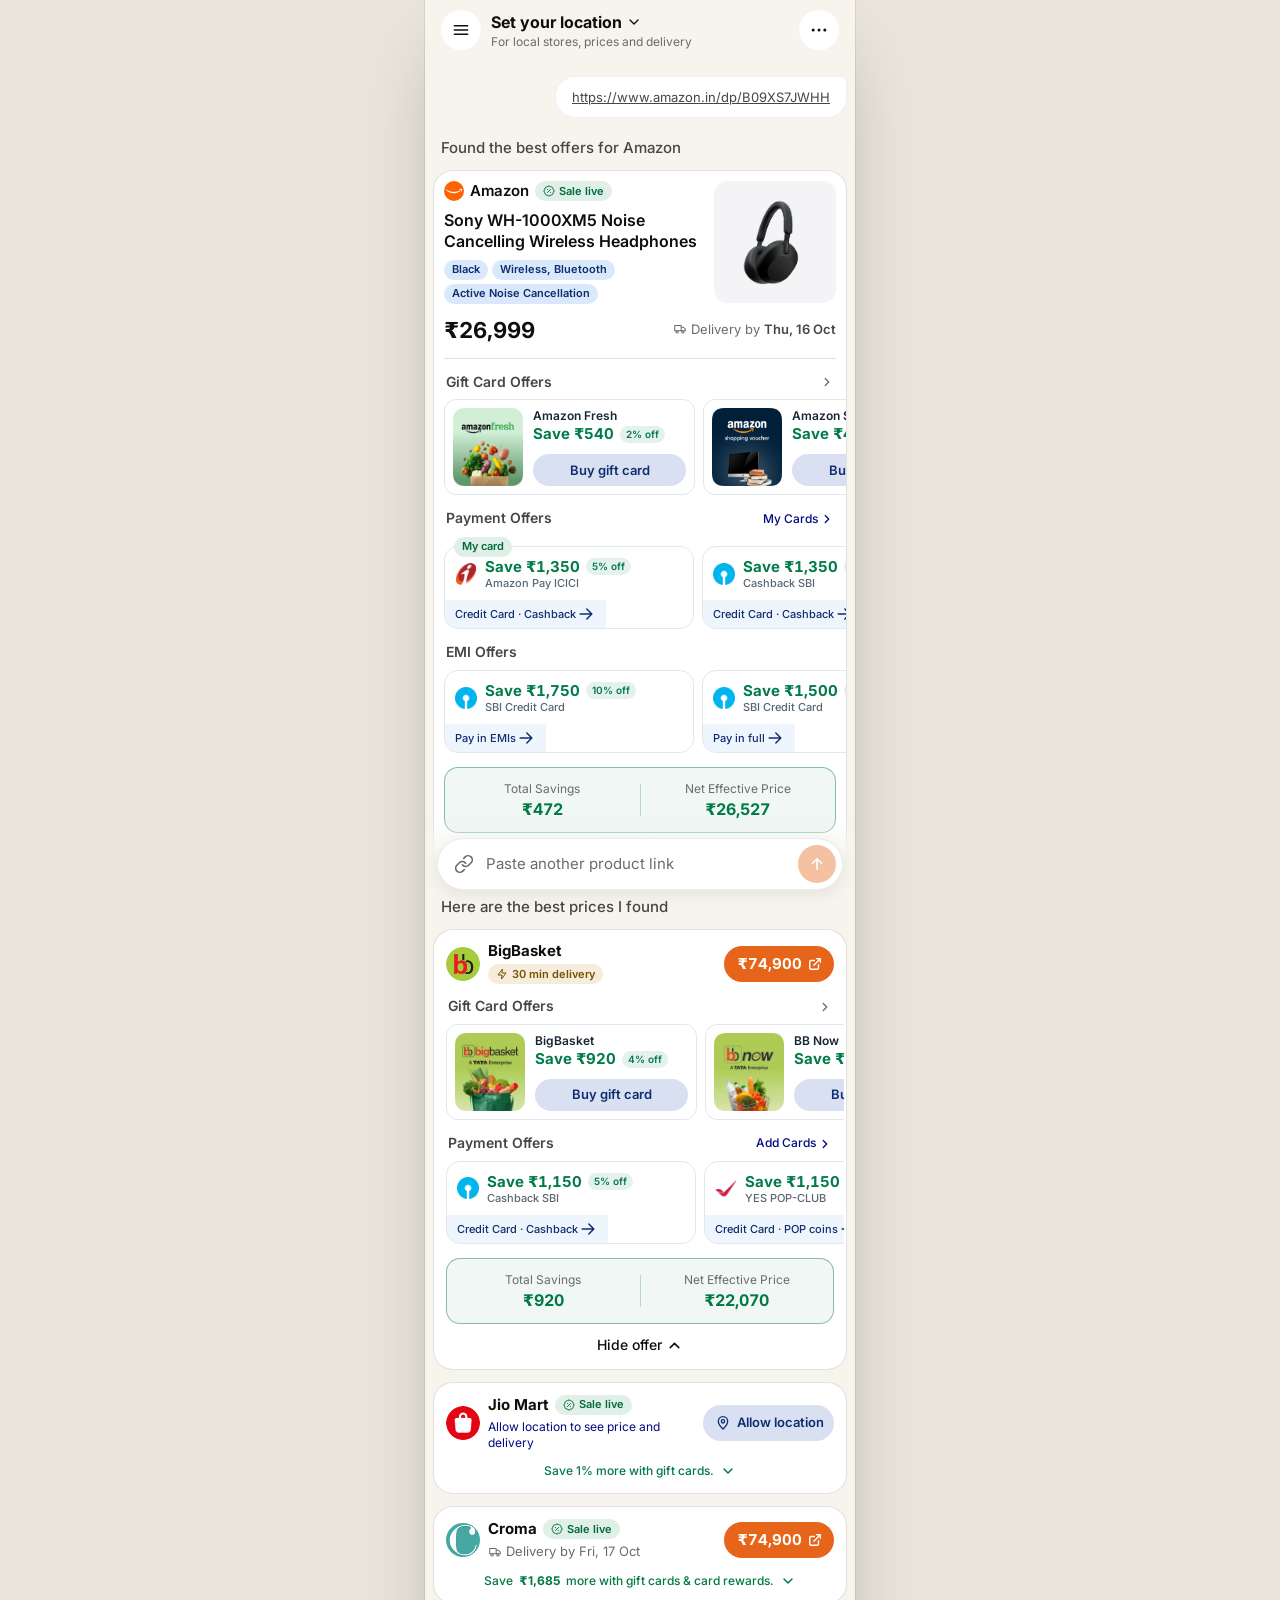
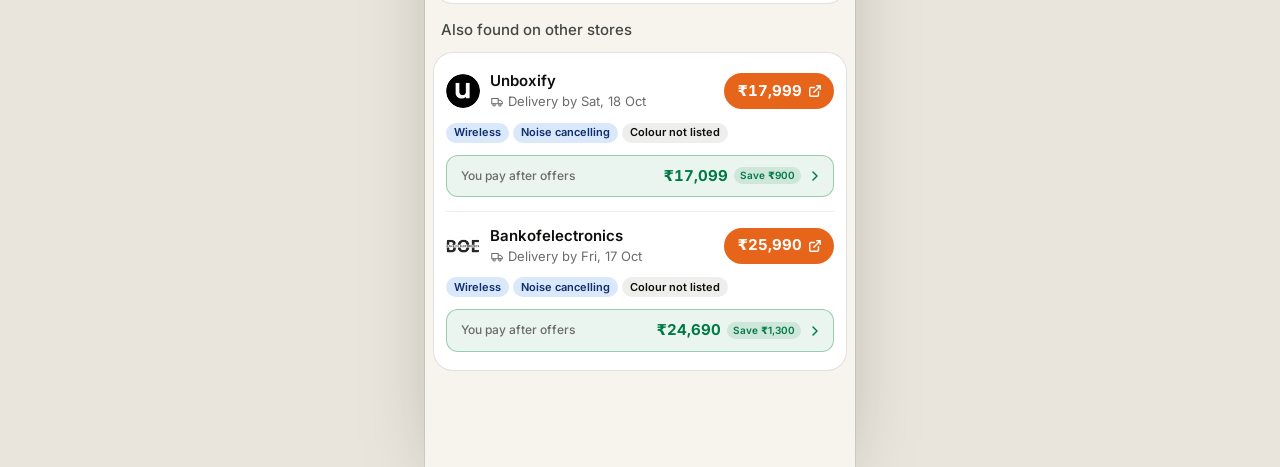
<file: index.html>
<!doctype html><meta charset="utf-8"><title>Save8</title><meta http-equiv="refresh" content="0; url=save8-local/redesign/results-v5.html"><a href="save8-local/redesign/results-v5.html">Open the page</a>
</file>
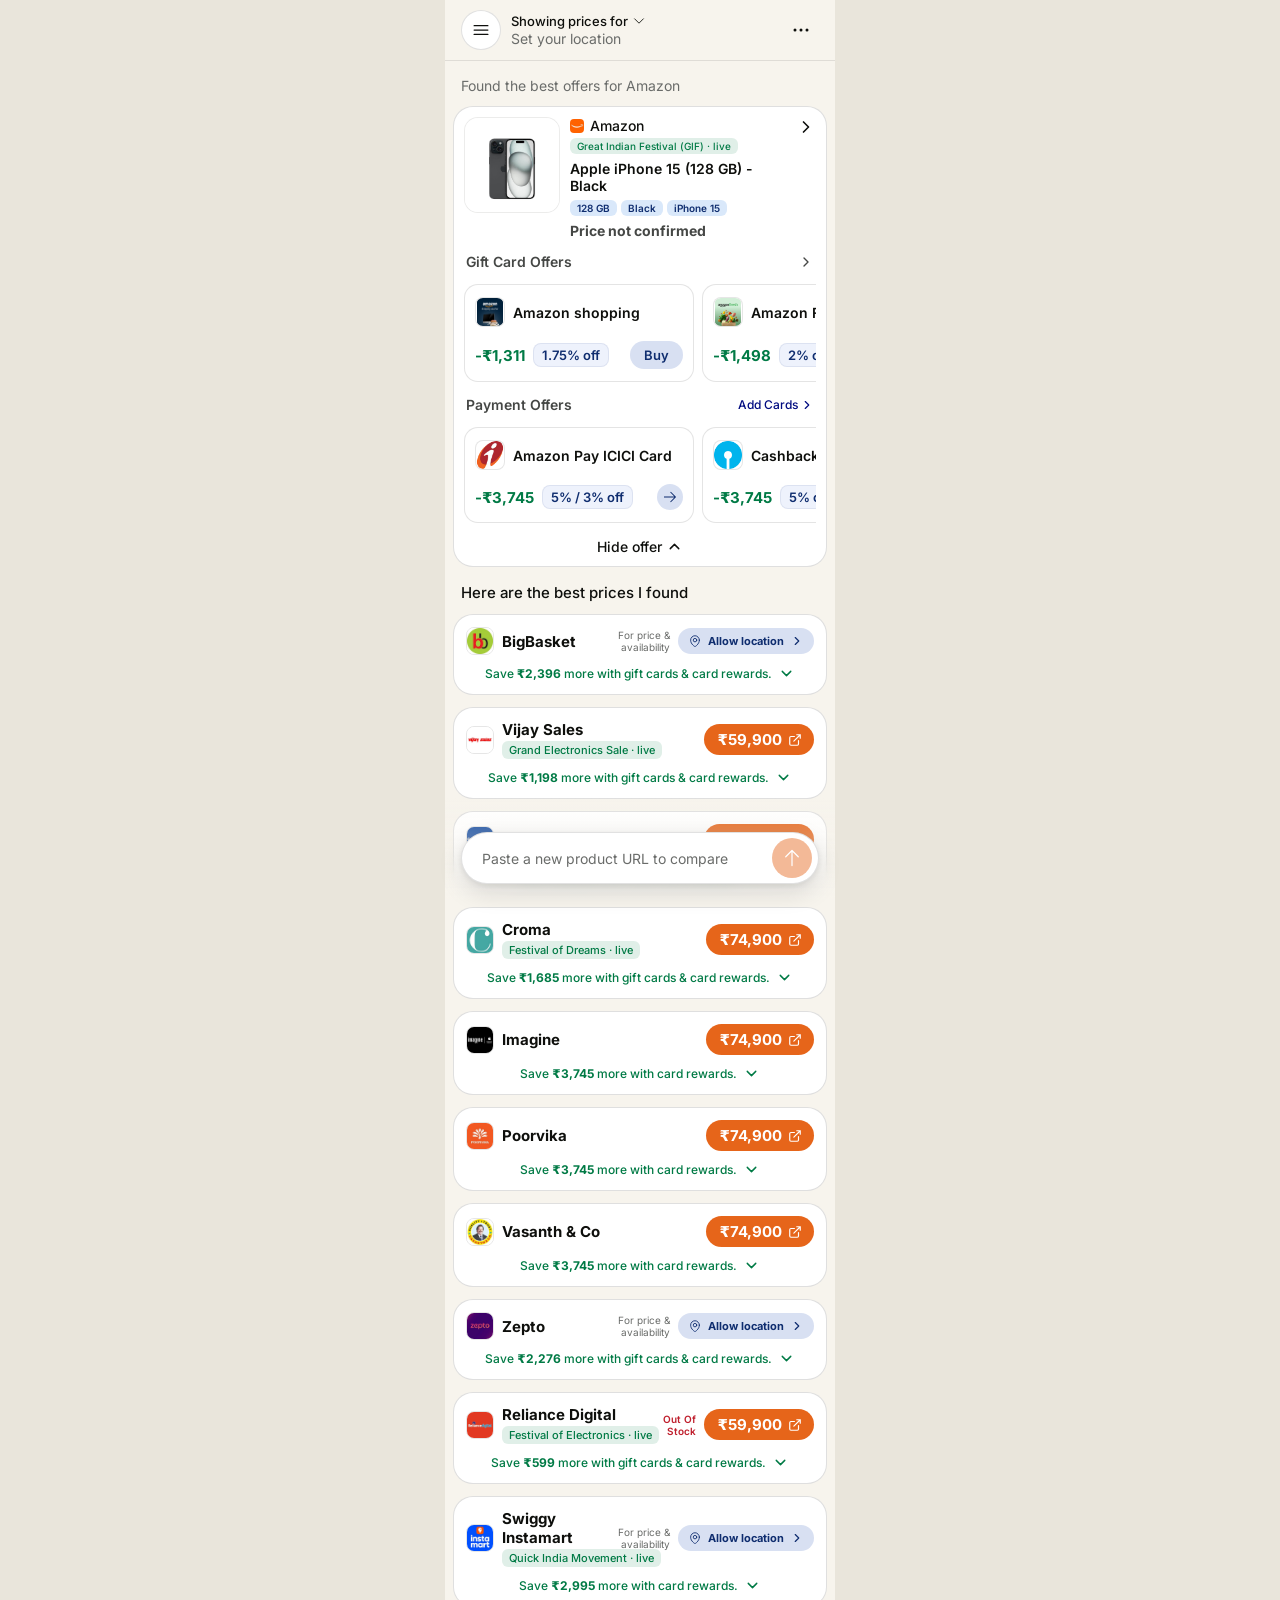
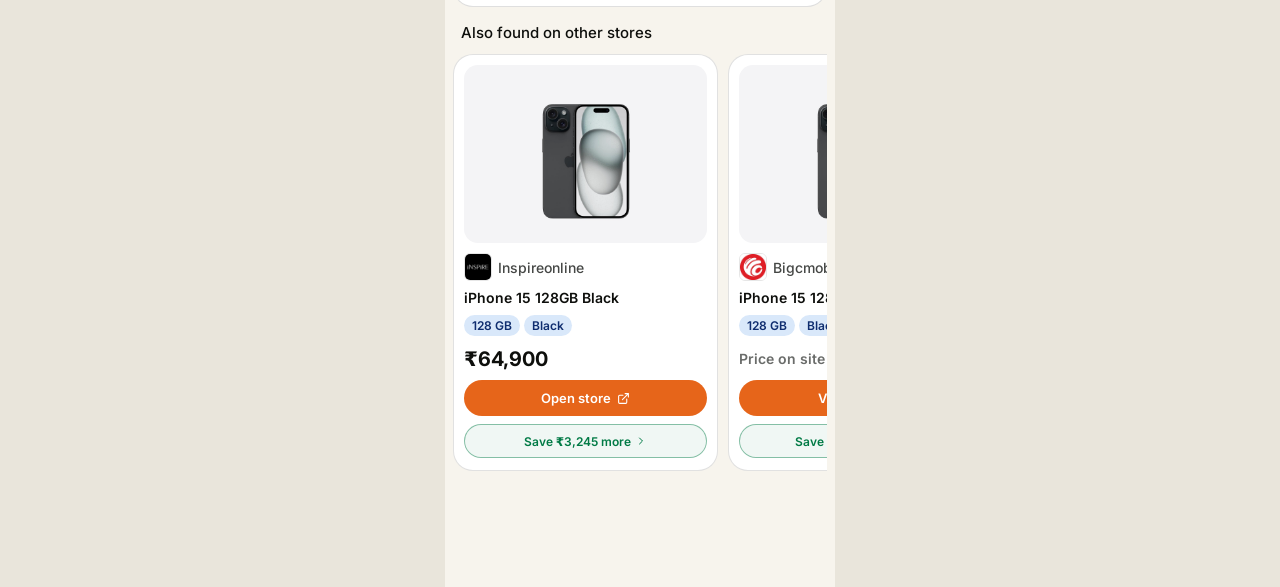
<file: save8-local/redesign/results-2.html>
<!doctype html>
<html lang="en">
<head>
<meta charset="utf-8">
<meta name="viewport" content="width=device-width,initial-scale=1">
<meta name="robots" content="noindex,nofollow">
<title>Results 2 · Save8</title>
<style>
@font-face{font-family:Inter;src:url(../samples/04-agentic/shared/assets/inter.woff2) format("woff2");font-weight:100 900;font-display:swap}
:root{
  --page:#F7F4ED; --surface:#fff; --photo:#F4F4F6; --ink:#0E0F0C; --body:#454745; --muted:#6A6C6A;
  --border:rgba(14,15,12,.12); --green:#007A45; --orange:#E6651A;
  --chip:#D9E8FA; --chip-ink:#0F2D6F; --btn2:#D8E0F2; --link:#000B80;
  --warn:#8A5A00; --red:#BF1E2C;
}
*{box-sizing:border-box;margin:0}
body{background:#e9e5db;font-family:Inter,system-ui,sans-serif;color:var(--ink);-webkit-font-smoothing:antialiased}
.phone{width:390px;max-width:100%;margin:0 auto;background:var(--page);min-height:100vh;position:relative;padding-bottom:96px}
svg.i{display:block;flex:none}
button{font:inherit;border:0;cursor:pointer;color:inherit;background:none}
.hdr{display:flex;align-items:center;gap:10px;padding:10px 16px;border-bottom:1px solid rgba(14,15,12,.1);background:var(--page);min-height:61px}
.menu{width:40px;height:40px;border-radius:999px;background:#fff;border:1px solid var(--border);display:grid;place-items:center}
.loc{flex:1;min-width:0;display:flex;flex-direction:column;gap:1px}
.loc b{font-weight:500;font-size:13px;display:flex;gap:4px;align-items:center}
.loc span{font-size:14px;color:var(--muted)}
.content{padding:12px 8px 20px;display:flex;flex-direction:column;gap:12px}
.h-sm{padding:4px 8px 0;font-size:14px;color:var(--muted)}
.h-md{padding:4px 8px 0;font-size:15px;font-weight:500}
.card{background:#fff;border:1px solid rgba(14,15,12,.13);border-radius:20px}
.po{padding:10px;display:flex;flex-direction:column;gap:14px}
.prod{display:flex;gap:10px;align-items:flex-start}
.prod .img{width:96px;height:96px;border-radius:14px;border:1px solid rgba(14,15,12,.08);overflow:hidden;flex:none;background:#fff}
.prod .img img{width:100%;height:100%;object-fit:contain}
.prod .info{flex:1;min-width:0;display:flex;flex-direction:column;gap:6px}
.store-row{display:flex;flex-wrap:wrap;gap:4px 6px;align-items:center;font-size:14px;font-weight:500}
.store-row img{width:14px;height:14px;border-radius:4px}
.pill{background:rgba(0,122,69,.12);color:var(--green);font-size:10px;font-weight:500;padding:2px 7px;border-radius:6px;white-space:nowrap}
.pill.lg{font-size:11px;width:fit-content}
.ptitle{font-weight:600;font-size:14px}
.chips{display:flex;gap:4px;flex-wrap:wrap}
.chip{background:var(--chip);color:var(--chip-ink);font-size:10px;font-weight:600;padding:2px 7px;border-radius:6px}
.pnc{font-weight:700;font-size:14px;color:var(--body)}
.sec{display:flex;justify-content:space-between;align-items:center;padding:0 2px;font-weight:600;font-size:14px;color:var(--body)}
.sec .lnk{display:flex;align-items:center;gap:2px;font-weight:500;font-size:12px;color:var(--link)}
.rail{display:flex;gap:8px;overflow-x:auto;scrollbar-width:none}
.rail::-webkit-scrollbar{display:none}
.tile{flex:none;width:230px;border:1px solid rgba(14,15,12,.11);border-radius:14px;padding:12px 10px;display:flex;flex-direction:column;gap:14px;background:#fff}
.tile .top{display:flex;gap:8px;align-items:center;font-weight:600;font-size:14px}
.tile .top img{width:30px;height:30px;border-radius:8px;border:1px solid rgba(14,15,12,.1);object-fit:contain;background:#fff}
.tile .bot{display:flex;justify-content:space-between;align-items:center;color:var(--green);font-weight:600;font-size:13px}
.rate{display:flex;align-items:center;gap:8px}.rate b{font-weight:700;font-size:15px}.rate i{font-style:normal;font-size:13px;font-weight:600;background:#EEF2FC;color:var(--chip-ink);padding:3px 8px;border-radius:8px;border:1px solid rgba(15,45,111,.08)}
.buy{background:var(--btn2);color:var(--chip-ink);font-weight:600;font-size:13px;padding:6px 14px;border-radius:999px}
.arrow{background:var(--btn2);color:var(--chip-ink);width:26px;height:26px;border-radius:999px;display:grid;place-items:center}
.arrow svg{transform:rotate(90deg)}
.hide{display:flex;justify-content:center;align-items:center;gap:4px;font-weight:500;font-size:14px}
.lc{padding:12px;display:flex;flex-direction:column;gap:10px}
.lc .top{display:flex;gap:8px;align-items:center}
.lc .top>img{width:28px;height:28px;border-radius:8px;border:1px solid rgba(14,15,12,.1);object-fit:cover}
.lc .name{flex:1;min-width:0;display:flex;flex-direction:column;gap:2px;align-items:flex-start}
.lc .name b{font-size:15px;font-weight:700;max-width:100%}
.pbtn{background:var(--orange);color:#fff;font-weight:700;font-size:15px;padding:6px 12px 6px 14px;border-radius:999px;display:flex;gap:6px;align-items:center}
.right{display:flex;gap:8px;align-items:center}
.oos{color:var(--red);font-size:10px;font-weight:600;text-align:right;line-height:1.2}
.hint{flex:none;font-size:10px;color:var(--muted);text-align:right;line-height:1.2}
.allow{background:var(--btn2);color:var(--chip-ink);font-weight:700;font-size:11px;padding:6px 10px;border-radius:999px;display:flex;gap:6px;align-items:center}
.save{display:flex;gap:6px;justify-content:center;align-items:center;color:var(--green);font-size:12px;font-weight:500}
.save b{font-weight:700}
.hdr2{display:flex;justify-content:space-between;align-items:center;padding:4px 8px 0}
.hdr2 .lnk{display:flex;align-items:center;gap:2px;color:var(--link);font-weight:600;font-size:13px}
.car{display:flex;gap:10px;overflow-x:auto;padding-right:16px;align-items:stretch;scroll-snap-type:x proximity;scrollbar-width:none}
.car::-webkit-scrollbar{display:none}
.sc{flex:none;width:265px;scroll-snap-align:start;background:#fff;border:1px solid var(--border);border-radius:20px;padding:10px 10px 12px;display:flex;flex-direction:column;gap:8px}
.sc .ph{height:178px;border-radius:14px;background:var(--photo);flex:none}
.sc .ph img{width:100%;height:100%;object-fit:contain;mix-blend-mode:multiply;border-radius:14px}
.sc .st{display:flex;gap:6px;align-items:center;padding-top:2px;font-size:14px;font-weight:500;color:var(--body)}
.sc .st img{width:28px;height:28px;border-radius:6px;border:1px solid rgba(14,15,12,.1);object-fit:cover}
.sc .st span{overflow:hidden;text-overflow:ellipsis;white-space:nowrap;min-width:0}
.sc .nm{font-weight:600;font-size:14px;line-height:18px;height:36px;overflow:hidden;display:-webkit-box;-webkit-line-clamp:2;-webkit-box-orient:vertical}
.specs{display:flex;flex-wrap:wrap;gap:4px}
.sp{font-size:12px;font-weight:600;padding:3px 8px;border-radius:999px;background:var(--chip);color:var(--chip-ink)}
.sp.warn{background:rgba(184,124,0,.12);color:var(--warn)}
.sp.red{background:rgba(191,30,44,.1);color:var(--red)}
.sp.miss{background:rgba(14,15,12,.06);color:var(--muted);font-weight:500}
.pr{padding-top:2px;font-weight:700;font-size:20px}
.sc .nm{height:auto} /* titles take only the lines they need (still max 2) */
.sc .pr{margin-top:auto;line-height:26px} /* equal-height cards: price and buttons sit at the bottom */
.sc .cta{height:36px;padding-top:0;padding-bottom:0}
.sc .sv{height:34px;padding-top:0;padding-bottom:0}
.pr.soft{font-weight:600;font-size:14px;color:var(--muted)}
.pr.off{color:var(--muted)}
.pr.wrong{text-decoration:line-through;color:var(--muted)}
.cta{display:flex;gap:6px;align-items:center;justify-content:center;padding:10px;border-radius:999px;background:var(--orange);color:#fff;font-weight:600;font-size:13px}
.cta.grey{background:transparent;border:1px solid var(--border);color:var(--body)}
.cta.loc2{background:var(--btn2);color:var(--chip-ink)}
.oc{flex:none;width:313px;scroll-snap-align:start;background:#fff;border:1px solid rgba(14,15,12,.13);border-radius:20px;padding:10px;display:flex;flex-direction:column;gap:14px}
.oc .ph{aspect-ratio:1;border-radius:14px;background:var(--photo)}
.oc .ph img{width:100%;height:100%;object-fit:contain;mix-blend-mode:multiply;border-radius:14px}
.oc .info{display:flex;flex-direction:column;gap:6px;margin-top:-4px}
.oc .store-row{gap:8px}
.oc .store-row img{width:28px;height:28px;border-radius:7px;border:1px solid rgba(14,15,12,.1);object-fit:cover;flex:none}
.oc .store-row span{overflow:hidden;text-overflow:ellipsis;white-space:nowrap}
.oc .sp{font-size:10px;padding:2px 7px;border-radius:6px}
.oc .pr{padding-top:0;font-size:18px;line-height:24px}
.oc .pr.soft{font-size:14px;line-height:24px;color:var(--body)}
.oc .pr.wrong{color:var(--warn)}
.oc .cta{font-size:14px}
.oc .tile .bot .pct{font-weight:600;font-size:13px}
.save,.sv{cursor:pointer}
.sv{display:flex;gap:4px;align-items:center;justify-content:center;padding:8px;border-radius:999px;background:rgba(0,122,69,.06);border:1px solid rgba(0,122,69,.45);color:var(--green);font-weight:600;font-size:12px}
.sheet-bd{position:fixed;inset:0;background:rgba(14,15,12,.4);opacity:0;pointer-events:none;transition:opacity .25s;z-index:20}
.sheet{position:fixed;bottom:0;left:50%;width:min(390px,100%);max-height:86vh;background:var(--page);border-radius:24px 24px 0 0;transform:translate(-50%,100%);transition:transform .3s cubic-bezier(.2,.8,.2,1);z-index:21;display:flex;flex-direction:column;box-shadow:0 -8px 32px rgba(14,15,12,.18)}
body.sheet-open .sheet-bd{opacity:1;pointer-events:auto}
body.sheet-open .sheet{transform:translate(-50%,0)}
body.sheet-open{overflow:hidden}
.sheet .grab{width:40px;height:4px;border-radius:99px;background:rgba(14,15,12,.2);margin:10px auto 0;flex:none}
.sheet .sh-head{display:flex;align-items:center;gap:10px;padding:14px 16px 12px}
.sheet .sh-head img{width:36px;height:36px;border-radius:10px;border:1px solid rgba(14,15,12,.1);object-fit:cover}
.sheet .sh-head div{flex:1;min-width:0}
.sheet .sh-head b{display:block;font-size:16px;font-weight:700}
.sheet .sh-head span{font-size:13px;color:var(--muted)}
.sheet .x{width:32px;height:32px;border-radius:99px;background:#fff;border:1px solid var(--border);display:grid;place-items:center}
.sheet .sh-body{overflow-y:auto;padding:0 16px 24px;display:flex;flex-direction:column;gap:10px}
.sheet h3{font-size:14px;font-weight:600;color:var(--body);margin:6px 2px 0}
.offer{display:flex;align-items:center;gap:10px;background:#fff;border:1px solid rgba(14,15,12,.11);border-radius:14px;padding:10px 12px}
.offer img,.offer .ltr{width:34px;height:34px;border-radius:9px;border:1px solid rgba(14,15,12,.1);object-fit:contain;background:#fff;flex:none}
.offer .ltr{display:grid;place-items:center;font-weight:700;font-size:13px;color:var(--chip-ink);background:var(--chip)}
.offer .t{flex:1;min-width:0;font-weight:600;font-size:14px}
.offer .t small{display:block;margin-top:3px;font-size:12px;font-weight:400;color:var(--muted)}
.offer .amt{display:flex;flex-direction:column;align-items:flex-end;gap:3px;color:var(--green);font-weight:700;font-size:15px}
.offer .amt i{font-style:normal;font-size:12px;font-weight:600;background:#EEF2FC;color:var(--chip-ink);padding:2px 7px;border-radius:7px;border:1px solid rgba(15,45,111,.08)}
.sheet .note{font-size:11px;color:var(--muted);margin:2px 2px 0}
.pblur{position:fixed;bottom:0;left:50%;transform:translateX(-50%);width:min(390px,100%);height:120px;pointer-events:none}
.pblur i{position:absolute;inset:0}
.pblur i:nth-child(1){backdrop-filter:blur(.5px);-webkit-backdrop-filter:blur(.5px);mask-image:linear-gradient(to top,#000 0,#000 25%,transparent 50%);-webkit-mask-image:linear-gradient(to top,#000 0,#000 25%,transparent 50%)}
.pblur i:nth-child(2){backdrop-filter:blur(1.5px);-webkit-backdrop-filter:blur(1.5px);mask-image:linear-gradient(to top,#000 0,#000 18%,transparent 40%);-webkit-mask-image:linear-gradient(to top,#000 0,#000 18%,transparent 40%)}
.pblur i:nth-child(3){backdrop-filter:blur(4px);-webkit-backdrop-filter:blur(4px);mask-image:linear-gradient(to top,#000 0,#000 12%,transparent 32%);-webkit-mask-image:linear-gradient(to top,#000 0,#000 12%,transparent 32%)}
.pblur i:nth-child(4){backdrop-filter:blur(8px);-webkit-backdrop-filter:blur(8px);mask-image:linear-gradient(to top,#000 0,#000 8%,transparent 22%);-webkit-mask-image:linear-gradient(to top,#000 0,#000 8%,transparent 22%)}
.pblur::after{content:"";position:absolute;inset:0;background:linear-gradient(to top,rgba(247,244,237,.75),rgba(247,244,237,0) 85%)}
.dock{position:fixed;bottom:16px;left:50%;transform:translateX(-50%);width:calc(min(390px,100%) - 32px);height:52px;padding:0 6px 0 18px;display:flex;gap:8px;align-items:center;background:#fff;border:1px solid var(--border);border-radius:999px;box-shadow:0 8px 24px rgba(14,15,12,.14),0 2px 6px rgba(14,15,12,.08)}
.dock input{flex:1;min-width:0;height:100%;border:0;background:transparent;font:14px Inter,sans-serif;color:var(--ink);outline:none}
.dock input::placeholder{color:var(--muted)}
.dock button{flex:none;width:40px;height:40px;border-radius:999px;background:var(--orange);color:#fff;display:grid;place-items:center;opacity:.45}
.dock input:not(:placeholder-shown)+button{opacity:1}
</style>
</head>
<body>
<div class="phone" id="app"></div>
<script>
const A = "../../save8-assets/";
const ICONS = {"card-offer-arrow": "<svg xmlns=\"http://www.w3.org/2000/svg\" width=\"12.2287\" height=\"13.714\" viewBox=\"0 0 12.2287 13.714\" fill=\"none\"><path d=\"M12.2287 5.8853L6.51333 0.1713C6.46172 0.117166 6.39966 0.0740715 6.3309 0.0446268C6.26215 0.0151821 6.18813 0 6.11333 0C6.03854 0 5.96452 0.0151821 5.89577 0.0446268C5.82701 0.0740715 5.76495 0.117166 5.71333 0.1713L0 5.8853L0.8 6.6853L5.54267 1.94263V13.714H6.686V1.9433L11.4287 6.68597L12.2287 5.8853Z\" fill=\"currentColor\"/></svg>", "chevron-down-thin": "<svg xmlns=\"http://www.w3.org/2000/svg\" fill=\"none\" viewBox=\"0 0 24 24\" stroke-width=\"1.5\" stroke=\"currentColor\"><path stroke-linecap=\"round\" stroke-linejoin=\"round\" d=\"m19.5 8.25-7.5 7.5-7.5-7.5\"/></svg>", "chevron-down": "<svg xmlns=\"http://www.w3.org/2000/svg\" viewBox=\"0 0 24 24\" fill=\"none\"><path d=\"M6 9l6 6 6-6\" stroke=\"currentColor\" stroke-width=\"2\" stroke-linecap=\"round\" stroke-linejoin=\"round\"/></svg>", "chevron-right-thin": "<svg xmlns=\"http://www.w3.org/2000/svg\" fill=\"none\" viewBox=\"0 0 24 24\" stroke-width=\"1.5\" stroke=\"currentColor\"><path stroke-linecap=\"round\" stroke-linejoin=\"round\" d=\"m8.25 4.5 7.5 7.5-7.5 7.5\"/></svg>", "chevron-right": "<svg xmlns=\"http://www.w3.org/2000/svg\" viewBox=\"0 0 24 24\" fill=\"none\"><path d=\"M9 6l6 6-6 6\" stroke=\"currentColor\" stroke-width=\"2\" stroke-linecap=\"round\" stroke-linejoin=\"round\"/></svg>", "chevron-up": "<svg xmlns=\"http://www.w3.org/2000/svg\" viewBox=\"0 0 24 24\" fill=\"none\"><path d=\"M6 15l6-6 6 6\" stroke=\"currentColor\" stroke-width=\"2\" stroke-linecap=\"round\" stroke-linejoin=\"round\"/></svg>", "close": "<svg xmlns=\"http://www.w3.org/2000/svg\" fill=\"none\" viewBox=\"0 0 24 24\" stroke-width=\"1.5\" stroke=\"currentColor\"><path stroke-linecap=\"round\" stroke-linejoin=\"round\" d=\"M6 18 18 6M6 6l12 12\"/></svg>", "external-link": "<svg xmlns=\"http://www.w3.org/2000/svg\" viewBox=\"0 0 24 24\" fill=\"none\"><path d=\"M18 13v6a2 2 0 01-2 2H5a2 2 0 01-2-2V8a2 2 0 012-2h6M15 3h6v6M10 14L21 3\" stroke=\"currentColor\" stroke-width=\"2\" stroke-linecap=\"round\"/></svg>", "location-pin": "<svg xmlns=\"http://www.w3.org/2000/svg\" fill=\"none\" viewBox=\"0 0 24 24\" stroke-width=\"1.5\" stroke=\"currentColor\"><path stroke-linecap=\"round\" stroke-linejoin=\"round\" d=\"M15 10.5a3 3 0 1 1-6 0 3 3 0 0 1 6 0Z\"/><path stroke-linecap=\"round\" stroke-linejoin=\"round\" d=\"M19.5 10.5c0 7.142-7.5 11.25-7.5 11.25S4.5 17.642 4.5 10.5a7.5 7.5 0 1 1 15 0Z\"/></svg>", "menu": "<svg xmlns=\"http://www.w3.org/2000/svg\" fill=\"none\" viewBox=\"0 0 24 24\" stroke-width=\"1.5\" stroke=\"currentColor\"><path stroke-linecap=\"round\" stroke-linejoin=\"round\" d=\"M3.75 6.75h16.5M3.75 12h16.5m-16.5 5.25h16.5\"/></svg>", "more-horizontal": "<svg xmlns=\"http://www.w3.org/2000/svg\" fill=\"none\" viewBox=\"0 0 24 24\" stroke-width=\"1.5\" stroke=\"currentColor\"><path stroke-linecap=\"round\" stroke-linejoin=\"round\" d=\"M6.75 12a.75.75 0 1 1-1.5 0 .75.75 0 0 1 1.5 0ZM12.75 12a.75.75 0 1 1-1.5 0 .75.75 0 0 1 1.5 0ZM18.75 12a.75.75 0 1 1-1.5 0 .75.75 0 0 1 1.5 0Z\"/></svg>", "send-arrow-up": "<svg xmlns=\"http://www.w3.org/2000/svg\" viewBox=\"0 0 24 24\" fill=\"currentColor\"><path fill-rule=\"evenodd\" d=\"M11.47 2.47a.75.75 0 0 1 1.06 0l7.5 7.5a.75.75 0 1 1-1.06 1.06l-6.22-6.22V21a.75.75 0 0 1-1.5 0V4.81l-6.22 6.22a.75.75 0 1 1-1.06-1.06l7.5-7.5Z\" clip-rule=\"evenodd\"/></svg>", "share": "<svg xmlns=\"http://www.w3.org/2000/svg\" fill=\"none\" viewBox=\"0 0 24 24\" stroke-width=\"1.5\" stroke=\"currentColor\"><path stroke-linecap=\"round\" stroke-linejoin=\"round\" d=\"M7.217 10.907a2.25 2.25 0 1 0 0 2.186m0-2.186c.18.324.283.696.283 1.093s-.103.77-.283 1.093m0-2.186 9.566-5.314m-9.566 7.5 9.566 5.314m0 0a2.25 2.25 0 1 0 3.935 2.186 2.25 2.25 0 0 0-3.935-2.186Zm0-12.814a2.25 2.25 0 1 0 3.933-2.185 2.25 2.25 0 0 0-3.933 2.185Z\"/></svg>"};
const ic = (n, s) => ICONS[n].replace("<svg", `<svg class="i" width="${s}" height="${s}"`);
const logo = f => A + "logos/stores/" + f + ".png";
const phone = c => A + "products/apple-iphone-15-128gb-" + c + ".jpg";
const BASE = 74900; // reference price (₹) used to estimate offer savings on the tiles
const rs = n => "₹" + n.toLocaleString("en-IN");

const bestPrices = [
  {n:"BigBasket", l:"bigbasket", loc:true, save:2396, via:"gift cards & card rewards"},
  {n:"Vijay Sales", l:"vijaysales", price:59900, sale:"Grand Electronics Sale · live", save:1198, via:"gift cards & card rewards"},
  {n:"Great Eastern Retail", l:"greateastern", price:64900, save:3245, via:"card rewards"},
  {n:"Croma", l:"croma", price:74900, sale:"Festival of Dreams · live", save:1685, via:"gift cards & card rewards"},
  {n:"Imagine", l:"imagine", price:74900, save:3745, via:"card rewards"},
  {n:"Poorvika", l:"poorvika", price:74900, save:3745, via:"card rewards"},
  {n:"Vasanth & Co", l:"vasanth", price:74900, save:3745, via:"card rewards"},
  {n:"Zepto", l:"zepto", loc:true, save:2276, via:"gift cards & card rewards"},
  {n:"Reliance Digital", l:"reliancedigital", price:59900, oos:true, sale:"Festival of Electronics · live", save:599, via:"gift cards & card rewards"},
  {n:"Swiggy Instamart", l:"instamart", loc:true, sale:"Quick India Movement · live", save:2995, via:"card rewards"},
];
const S = {m:t=>[t,""], w:t=>[t,"warn"], r:t=>[t,"red"], x:t=>[t,"miss"]};
const other = [
  {n:"Inspireonline", l:"inspireonline", c:"black", t:"iPhone 15 128GB Black", sp:[S.m("128 GB"),S.m("Black")], p:64900, sv:"Save ₹3,245 more"},
  {n:"Bigcmobiles", l:"bigcmobiles", c:"black", t:"iPhone 15 128GB Black", sp:[S.m("128 GB"),S.m("Black")], soft:"Price on site", btn:"View price", sv:"Save up to 5% more"},
  {n:"Myg", l:"myg", c:"black", t:"Apple iPhone 15 | 128GB | Black", sp:[S.m("128 GB"),S.m("Black")], soft:"Price on site", btn:"View price", sv:"Save up to 5% more"},
  {n:"iPlanet", l:"iplanet", c:"black", t:"Apple iPhone 15 (128 GB) - Black", sp:[S.r("Out of stock"),S.m("128 GB"),S.m("Black")], p:57504, off:true, grey:true, sv:"Save ₹2,875 more"},
  {n:"Sathya Mobiles", l:"sathyamobiles", c:"pink", t:"Apple iPhone 15 (128 GB) - Pink", sp:[S.m("128 GB"),S.w("⚠ Pink")], p:54900, sv:"Save ₹2,745 more"},
  {n:"Flipkart", l:"flipkart", c:"blue", t:"Apple iPhone 15 (128 GB) - Blue", sp:[S.m("128 GB"),S.w("⚠ Blue")], p:67999, sv:"Save ₹1,360 more"},
  {n:"iVenus", l:"ivenus", c:"black", t:"iPhone 15", sp:[S.x("Storage & color not listed")], p:66900, sv:"Save ₹3,345 more"},
  {n:"Girias", l:"girias", c:"pink", t:"Apple iPhone 15 (128 GB) - Pink", sp:[S.m("128 GB"),S.w("⚠ Pink")], p:89900, sv:"Save ₹1,798 more"},
  {n:"Sathya", l:"sathya", c:"blue", t:"Apple iPhone 15 (128 GB) - Blue", sp:[S.m("128 GB"),S.w("⚠ Blue")], soft:"Price on site", btn:"View price", sv:"Save 2% more"},
  {n:"Shopsy", l:"shopsy", c:"black", t:"Apple iPhone 15 (128 GB) - Black", sp:[S.w("Wrong price"),S.r("Out of stock"),S.m("128 GB")], p:5000, wrong:true, grey:true, sv:"Save ₹250 more"},
  {n:"JioMart", l:"jiomart", c:"black", t:"Apple iPhone 15 (128 GB) - Black", sp:[S.w("Wrong price"),S.m("128 GB"),S.m("Black")], soft:"Needs location", loc:true, sv:"Save ₹230 more"},
];

const tile = (img, name, rate, arrow) => `<div class="tile"><div class="top"><img src="${A}logos/${img}" alt=""><span>${name}</span></div>
  <div class="bot"><span class="rate"><b>-${rs(Math.round(BASE*parseFloat(rate)/100))}</b><i>${rate.replace(" Off","")} off</i></span>${arrow ? `<span class="arrow">${ic("card-offer-arrow",12)}</span>` : `<button class="buy">Buy</button>`}</div></div>`;

const listCard = s => {
  const right = s.loc
    ? `<div class="right"><div class="hint">For price &amp;<br>availability</div><button class="allow">${ic("location-pin",14)}Allow location${ic("chevron-right",14)}</button></div>`
    : `<div class="right">${s.oos ? `<div class="oos">Out Of<br>Stock</div>` : ""}<button class="pbtn">${rs(s.price)}${ic("external-link",14)}</button></div>`;
  return `<div class="card lc"><div class="top"><img src="${logo(s.l)}" alt="">
    <div class="name"><b>${s.n}</b>${s.sale ? `<span class="pill lg">${s.sale}</span>` : ""}</div>${right}</div>
    <div class="save" data-open="best:${s.n}"><span>Save <b>${rs(s.save)}</b> more with ${s.via}.</span>${ic("chevron-down",17)}</div></div>`;
};

const GIFT = [["amazon-fresh","Amazon Fresh",2],["amazon-shopping","Amazon shopping",1.75],["amazon-pay","Amazon Pay",1.25]];
const CARDS = [["icici-amazon-pay","Amazon Pay ICICI Card","5% / 3%",5],["sbi-card","Cashback SBI Card","5%",5],["standard-chartered","StanC Smart Credit Card","2%",2],["axis","Axis ACE Card","1.5%",1.5],[null,"YES Klick Card","1.5%",1.5]];
// Variant: ?variant=no-save hides the green "Save ₹X more" button on the other-store cards
const NO_SAVE = new URLSearchParams(location.search).get("variant") === "no-save";
if (NO_SAVE) document.title = "Results 2 (no Save button) · Save8";
// Offer-style card for "Also found on other stores" (Figma 64:2403): product, store button, gift card + payment offer rails
const offerTile = (img, name, label, arrow) => `<div class="tile"><div class="top"><img src="${A}logos/${img}" alt=""><span>${name}</span></div>
  <div class="bot"><span class="pct">${label} Off</span>${arrow ? `<span class="arrow">${ic("card-offer-arrow",12)}</span>` : `<button class="buy">Buy</button>`}</div></div>`;
const offerCard = s => {
  const price = s.p ? `<div class="pr ${s.wrong?"wrong":s.off?"off":""}">${rs(s.p)}</div>` : `<div class="pr soft">${s.soft}</div>`;
  const cta = s.loc ? `<button class="cta loc2">${ic("location-pin",14)}Allow location</button>`
    : s.grey ? `<button class="cta grey">Open store ${ic("external-link",13)}</button>`
    : `<button class="cta">${s.btn || "Open store"} ${ic("external-link",13)}</button>`;
  return `<div class="oc">
    <div class="ph"><img src="${phone(s.c)}" alt=""></div>
    <div class="info">
      <div class="store-row"><img src="${logo(s.l)}" alt=""><span>${s.n}</span></div>
      <div class="ptitle">${s.t}</div>
      <div class="specs">${s.sp.map(([t,k])=>`<span class="sp ${k}">${t}</span>`).join("")}</div>
      ${price}
    </div>
    ${cta}
    ${NO_SAVE ? "" : `<button class="sv" data-open="other:${s.n}">${s.sv} ${ic("chevron-right",12)}</button>`}
    <div class="sec"><span>Gift Card Offers</span>${ic("chevron-right",16)}</div>
    <div class="rail">${[GIFT[1], GIFT[0], GIFT[2]].map(([f,n,r]) => offerTile(`gift-cards/${f}.png`, n, r + "%")).join("")}</div>
    <div class="sec"><span>Payment Offers</span><span class="lnk">Add Cards ${ic("chevron-right",14)}</span></div>
    <div class="rail">${CARDS.slice(0,3).map(([f,n,l,r]) => offerTile(`banks/${f}.png`, n, l, 1)).join("")}</div>
  </div>`;
};

const storeCard = s => {
  const price = s.p ? `<div class="pr ${s.wrong?"wrong":s.off?"off":""}">${rs(s.p)}</div>` : `<div class="pr soft">${s.soft}</div>`;
  const cta = s.loc ? `<button class="cta loc2">Allow location</button>`
    : s.grey ? `<button class="cta grey">Open store ${ic("external-link",13)}</button>`
    : `<button class="cta">${s.btn || "Open store"} ${ic("external-link",13)}</button>`;
  return `<div class="sc"><div class="ph"><img src="${phone(s.c)}" alt=""></div>
    <div class="st"><img src="${logo(s.l)}" alt=""><span>${s.n}</span></div>
    <div class="nm">${s.t}</div>
    <div class="specs">${s.sp.map(([t,k])=>`<span class="sp ${k}">${t}</span>`).join("")}</div>
    ${price}${cta}
    <button class="sv" data-open="other:${s.n}">${s.sv} ${ic("chevron-right",12)}</button></div>`;
};

document.getElementById("app").innerHTML = `
<header class="hdr">
  <button class="menu" aria-label="Menu">${ic("menu",20)}</button>
  <div class="loc"><b>Showing prices for ${ic("chevron-down-thin",14)}</b><span>Set your location</span></div>
  <button aria-label="More">${ic("more-horizontal",24)}</button>
</header>
<main class="content">
  <div class="h-sm">Found the best offers for Amazon</div>
  <section class="card po">
    <div class="prod">
      <div class="img"><img src="${phone("black")}" alt="iPhone 15 Black"></div>
      <div class="info">
        <div class="store-row"><img src="${logo("amazon")}" alt=""><span>Amazon</span><span class="pill">Great Indian Festival (GIF) · live</span></div>
        <div class="ptitle">Apple iPhone 15 (128 GB) - Black</div>
        <div class="chips"><span class="chip">128 GB</span><span class="chip">Black</span><span class="chip">iPhone 15</span></div>
        <div class="pnc">Price not confirmed</div>
      </div>
      ${ic("chevron-right",20)}
    </div>
    <div class="sec"><span>Gift Card Offers</span>${ic("chevron-right",16)}</div>
    <div class="rail">
      ${tile("gift-cards/amazon-shopping.png","Amazon shopping","1.75% Off")}
      ${tile("gift-cards/amazon-fresh.png","Amazon Fresh","2% Off")}
      ${tile("gift-cards/amazon-pay.png","Amazon Pay","1.25% Off")}
    </div>
    <div class="sec"><span>Payment Offers</span><span class="lnk">Add Cards ${ic("chevron-right",14)}</span></div>
    <div class="rail">
      ${tile("banks/icici-amazon-pay.png","Amazon Pay ICICI Card","5% / 3% Off",1)}
      ${tile("banks/sbi-card.png","Cashback SBI Card","5% Off",1)}
      ${tile("banks/standard-chartered.png","StanC Smart Credit Card","2% Off",1)}
    </div>
    <button class="hide">Hide offer ${ic("chevron-up",17)}</button>
  </section>
  <div class="h-md">Here are the best prices I found</div>
  ${bestPrices.map(listCard).join("")}
  <div class="hdr2"><div class="h-md" style="padding:0">Also found on other stores</div></div>
  <div class="car">${other.map(storeCard).join("")}</div>
</main>
<div class="pblur"><i></i><i></i><i></i><i></i></div><div class="dock"><input placeholder="Paste a new product URL to compare" aria-label="Product URL"><button aria-label="Send">${ic("send-arrow-up",20)}</button></div>`;

const sheetEl = document.createElement("div");
sheetEl.innerHTML = `<div class="sheet-bd" data-close></div><div class="sheet" role="dialog" aria-modal="true" aria-label="Ways to save"></div>`;
document.body.append(...sheetEl.children);
const sheet = document.querySelector(".sheet");
const openSheet = key => {
  const [kind, name] = [key.slice(0, key.indexOf(":")), key.slice(key.indexOf(":") + 1)];
  const st = (kind === "best" ? bestPrices : other).find(x => x.n === name);
  const price = st.price || st.p || null;
  const amt = r => price ? "-" + rs(Math.round(price * r / 100)) : "Up to";
  sheet.innerHTML = `<div class="grab"></div>
  <div class="sh-head"><img src="${logo(st.l)}" alt=""><div><b>Ways to save at ${st.n}</b><span>${price ? "Store price " + rs(price) : "Price shown on the store site"}</span></div><button class="x" data-close aria-label="Close">${ic("close",18)}</button></div>
  <div class="sh-body">
    <h3>Gift card offers</h3>
    ${GIFT.map(([f,n,r]) => `<div class="offer"><img src="${A}logos/gift-cards/${f}.png" alt=""><div class="t">${n}<small>Buy a gift card, pay with it at checkout</small></div><div class="amt"><span>${amt(r)}</span><i>${r}% off</i></div><button class="buy">Buy</button></div>`).join("")}
    <h3>Payment offers</h3>
    ${CARDS.map(([f,n,l,r]) => `<div class="offer">${f ? `<img src="${A}logos/banks/${f}.png" alt="">` : `<span class="ltr">Y</span>`}<div class="t">${n}<small>On eligible card payments</small></div><div class="amt"><span>${amt(r)}</span><i>${l} off</i></div></div>`).join("")}
    <p class="note">${price ? "Savings are estimated on the store price and may change." : "Rates shown; the saving depends on the final price."} Offers can have caps and conditions.</p>
  </div>`;
  document.body.classList.add("sheet-open");
  sheet.querySelector(".sh-body").scrollTop = 0;
};
const closeSheet = () => document.body.classList.remove("sheet-open");
document.addEventListener("click", e => {
  if (e.target.closest("[data-close]")) return closeSheet();
  const t = e.target.closest("[data-open]");
  if (t) openSheet(t.dataset.open);
});
document.addEventListener("keydown", e => { if (e.key === "Escape") closeSheet(); });
</script>
</body>
</html>
</file>
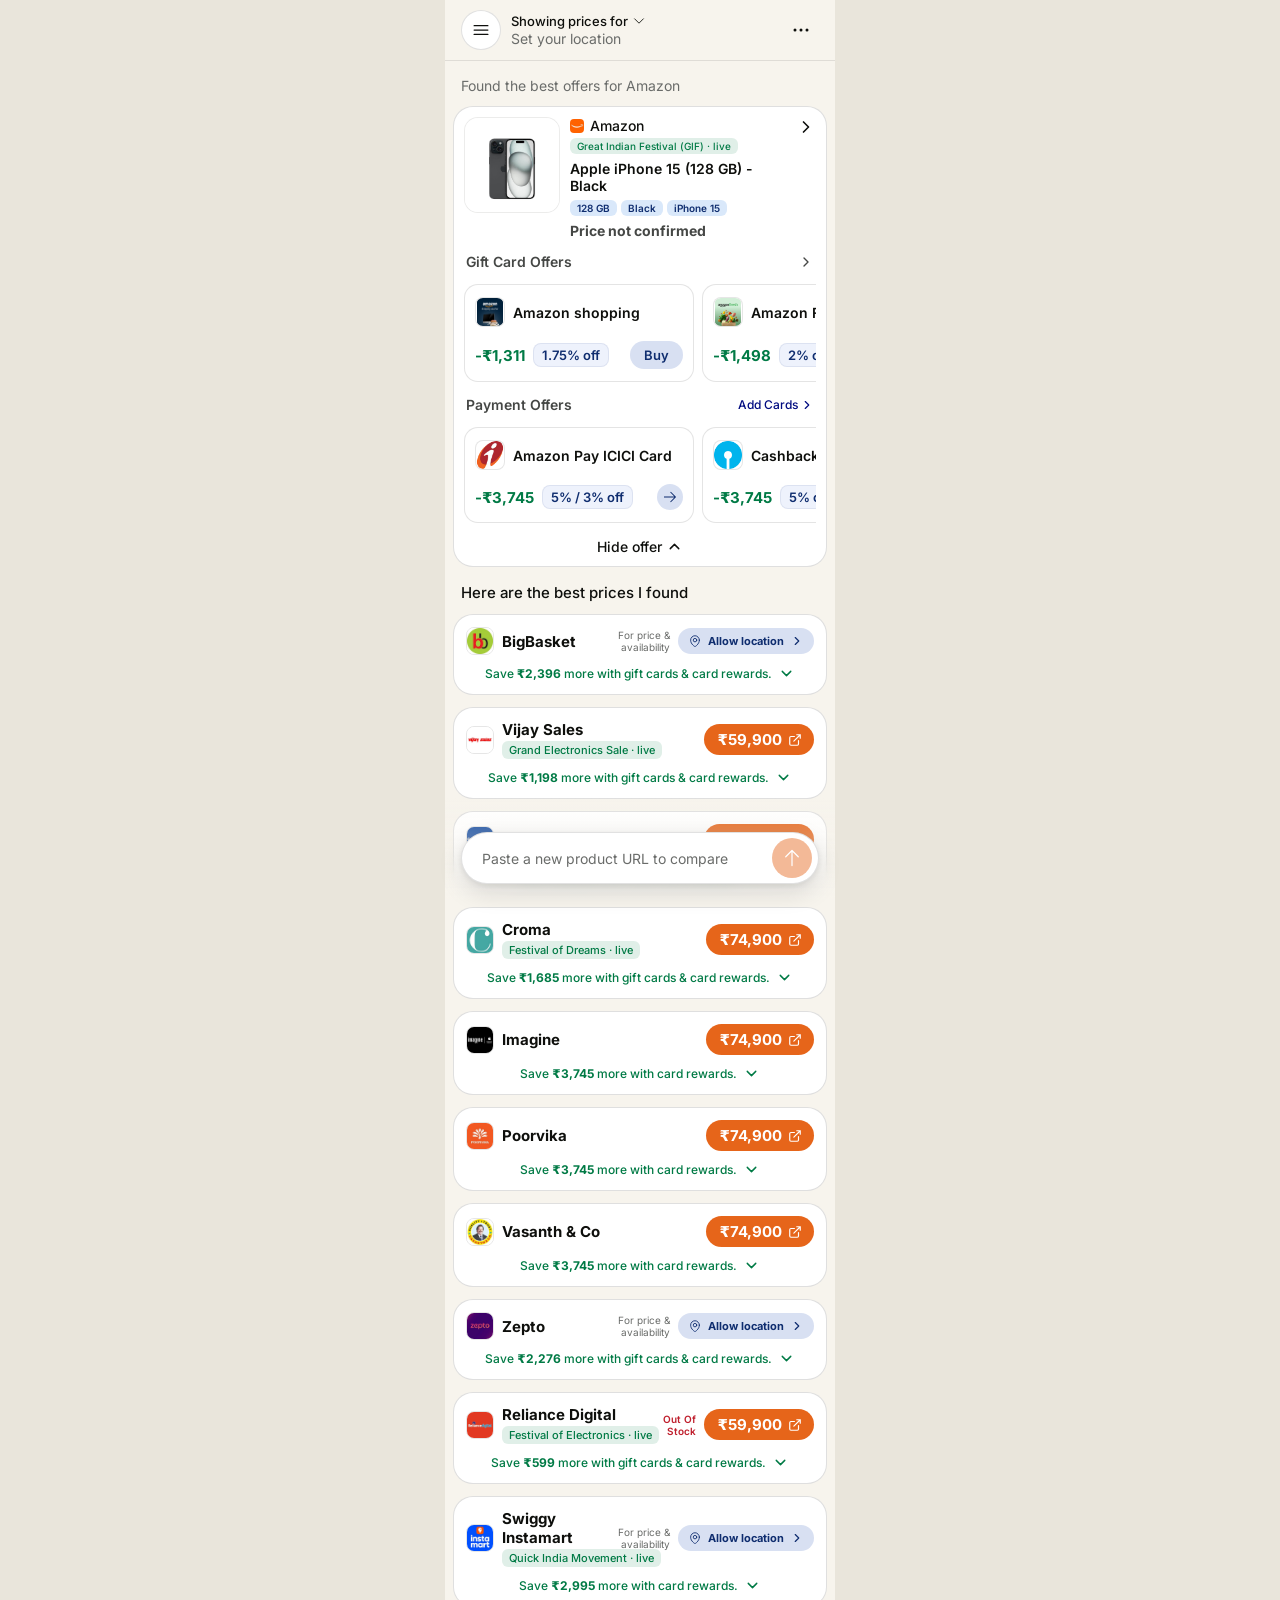
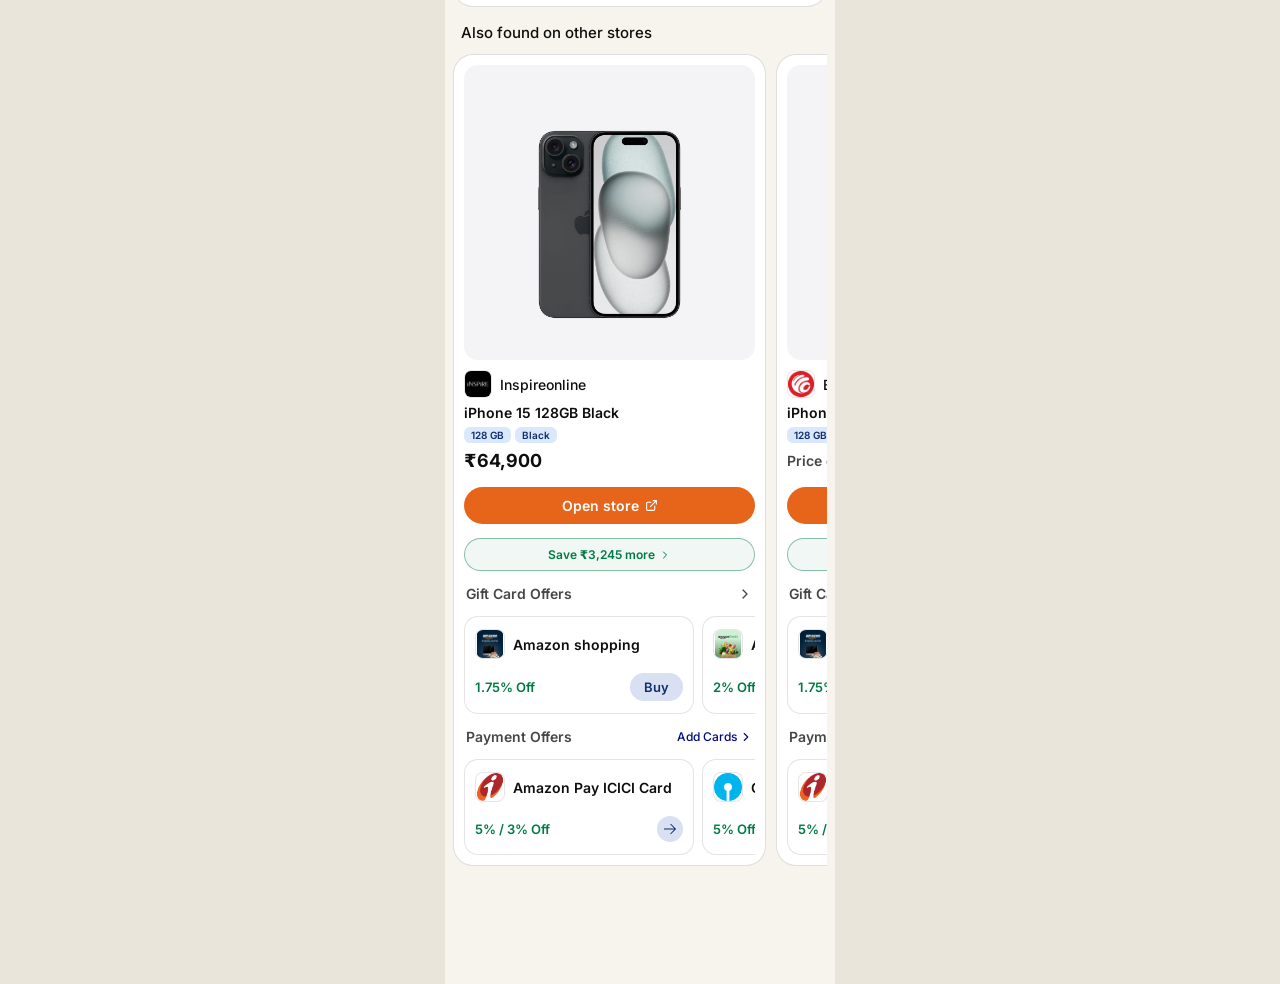
<file: save8-local/redesign/results-v3.html>
<!doctype html>
<html lang="en">
<head>
<meta charset="utf-8">
<meta name="viewport" content="width=device-width,initial-scale=1">
<meta name="robots" content="noindex,nofollow">
<title>Results light v3 · Save8</title>
<style>
@font-face{font-family:Inter;src:url(../samples/04-agentic/shared/assets/inter.woff2) format("woff2");font-weight:100 900;font-display:swap}
:root{
  --page:#F7F4ED; --surface:#fff; --photo:#F4F4F6; --ink:#0E0F0C; --body:#454745; --muted:#6A6C6A;
  --border:rgba(14,15,12,.12); --green:#007A45; --orange:#E6651A;
  --chip:#D9E8FA; --chip-ink:#0F2D6F; --btn2:#D8E0F2; --link:#000B80;
  --warn:#8A5A00; --red:#BF1E2C;
}
*{box-sizing:border-box;margin:0}
body{background:#e9e5db;font-family:Inter,system-ui,sans-serif;color:var(--ink);-webkit-font-smoothing:antialiased}
.phone{width:390px;max-width:100%;margin:0 auto;background:var(--page);min-height:100vh;position:relative;padding-bottom:96px}
svg.i{display:block;flex:none}
button{font:inherit;border:0;cursor:pointer;color:inherit;background:none}
.hdr{display:flex;align-items:center;gap:10px;padding:10px 16px;border-bottom:1px solid rgba(14,15,12,.1);background:var(--page);min-height:61px}
.menu{width:40px;height:40px;border-radius:999px;background:#fff;border:1px solid var(--border);display:grid;place-items:center}
.loc{flex:1;min-width:0;display:flex;flex-direction:column;gap:1px}
.loc b{font-weight:500;font-size:13px;display:flex;gap:4px;align-items:center}
.loc span{font-size:14px;color:var(--muted)}
.content{padding:12px 8px 20px;display:flex;flex-direction:column;gap:12px}
.h-sm{padding:4px 8px 0;font-size:14px;color:var(--muted)}
.h-md{padding:4px 8px 0;font-size:15px;font-weight:500}
.card{background:#fff;border:1px solid rgba(14,15,12,.13);border-radius:20px}
.po{padding:10px;display:flex;flex-direction:column;gap:14px}
.prod{display:flex;gap:10px;align-items:flex-start}
.prod .img{width:96px;height:96px;border-radius:14px;border:1px solid rgba(14,15,12,.08);overflow:hidden;flex:none;background:#fff}
.prod .img img{width:100%;height:100%;object-fit:contain}
.prod .info{flex:1;min-width:0;display:flex;flex-direction:column;gap:6px}
.store-row{display:flex;flex-wrap:wrap;gap:4px 6px;align-items:center;font-size:14px;font-weight:500}
.store-row img{width:14px;height:14px;border-radius:4px}
.pill{background:rgba(0,122,69,.12);color:var(--green);font-size:10px;font-weight:500;padding:2px 7px;border-radius:6px;white-space:nowrap}
.pill.lg{font-size:11px;width:fit-content}
.ptitle{font-weight:600;font-size:14px}
.chips{display:flex;gap:4px;flex-wrap:wrap}
.chip{background:var(--chip);color:var(--chip-ink);font-size:10px;font-weight:600;padding:2px 7px;border-radius:6px}
.pnc{font-weight:700;font-size:14px;color:var(--body)}
.sec{display:flex;justify-content:space-between;align-items:center;padding:0 2px;font-weight:600;font-size:14px;color:var(--body)}
.sec .lnk{display:flex;align-items:center;gap:2px;font-weight:500;font-size:12px;color:var(--link)}
.rail{display:flex;gap:8px;overflow-x:auto;scrollbar-width:none}
.rail::-webkit-scrollbar{display:none}
.tile{flex:none;width:230px;border:1px solid rgba(14,15,12,.11);border-radius:14px;padding:12px 10px;display:flex;flex-direction:column;gap:14px;background:#fff}
.tile .top{display:flex;gap:8px;align-items:center;font-weight:600;font-size:14px}
.tile .top img{width:30px;height:30px;border-radius:8px;border:1px solid rgba(14,15,12,.1);object-fit:contain;background:#fff}
.tile .bot{display:flex;justify-content:space-between;align-items:center;color:var(--green);font-weight:600;font-size:13px}
.rate{display:flex;align-items:center;gap:8px}.rate b{font-weight:700;font-size:15px}.rate i{font-style:normal;font-size:13px;font-weight:600;background:#EEF2FC;color:var(--chip-ink);padding:3px 8px;border-radius:8px;border:1px solid rgba(15,45,111,.08)}
.buy{background:var(--btn2);color:var(--chip-ink);font-weight:600;font-size:13px;padding:6px 14px;border-radius:999px}
.arrow{background:var(--btn2);color:var(--chip-ink);width:26px;height:26px;border-radius:999px;display:grid;place-items:center}
.arrow svg{transform:rotate(90deg)}
.hide{display:flex;justify-content:center;align-items:center;gap:4px;font-weight:500;font-size:14px}
.lc{padding:12px;display:flex;flex-direction:column;gap:10px}
.lc .top{display:flex;gap:8px;align-items:center}
.lc .top>img{width:28px;height:28px;border-radius:8px;border:1px solid rgba(14,15,12,.1);object-fit:cover}
.lc .name{flex:1;min-width:0;display:flex;flex-direction:column;gap:2px;align-items:flex-start}
.lc .name b{font-size:15px;font-weight:700;max-width:100%}
.pbtn{background:var(--orange);color:#fff;font-weight:700;font-size:15px;padding:6px 12px 6px 14px;border-radius:999px;display:flex;gap:6px;align-items:center}
.right{display:flex;gap:8px;align-items:center}
.oos{color:var(--red);font-size:10px;font-weight:600;text-align:right;line-height:1.2}
.hint{flex:none;font-size:10px;color:var(--muted);text-align:right;line-height:1.2}
.allow{background:var(--btn2);color:var(--chip-ink);font-weight:700;font-size:11px;padding:6px 10px;border-radius:999px;display:flex;gap:6px;align-items:center}
.save{display:flex;gap:6px;justify-content:center;align-items:center;color:var(--green);font-size:12px;font-weight:500}
.save b{font-weight:700}
.hdr2{display:flex;justify-content:space-between;align-items:center;padding:4px 8px 0}
.hdr2 .lnk{display:flex;align-items:center;gap:2px;color:var(--link);font-weight:600;font-size:13px}
.car{display:flex;gap:10px;overflow-x:auto;padding-right:16px;align-items:flex-start;scroll-snap-type:x proximity;scrollbar-width:none}
.car::-webkit-scrollbar{display:none}
.sc{flex:none;width:265px;scroll-snap-align:start;background:#fff;border:1px solid var(--border);border-radius:20px;padding:10px 10px 12px;display:flex;flex-direction:column;gap:8px}
.sc .ph{height:178px;border-radius:14px;background:var(--photo);flex:none}
.sc .ph img{width:100%;height:100%;object-fit:contain;mix-blend-mode:multiply;border-radius:14px}
.sc .st{display:flex;gap:6px;align-items:center;padding-top:2px;font-size:14px;font-weight:500;color:var(--body)}
.sc .st img{width:28px;height:28px;border-radius:6px;border:1px solid rgba(14,15,12,.1);object-fit:cover}
.sc .st span{overflow:hidden;text-overflow:ellipsis;white-space:nowrap;min-width:0}
.sc .nm{font-weight:600;font-size:14px;line-height:18px;height:36px;overflow:hidden;display:-webkit-box;-webkit-line-clamp:2;-webkit-box-orient:vertical}
.specs{display:flex;flex-wrap:wrap;gap:4px}
.sp{font-size:12px;font-weight:600;padding:3px 8px;border-radius:999px;background:var(--chip);color:var(--chip-ink)}
.sp.warn{background:rgba(184,124,0,.12);color:var(--warn)}
.sp.red{background:rgba(191,30,44,.1);color:var(--red)}
.sp.miss{background:rgba(14,15,12,.06);color:var(--muted);font-weight:500}
.pr{padding-top:2px;font-weight:700;font-size:20px}
.pr.soft{font-weight:600;font-size:14px;color:var(--muted)}
.pr.off{color:var(--muted)}
.pr.wrong{text-decoration:line-through;color:var(--muted)}
.cta{display:flex;gap:6px;align-items:center;justify-content:center;padding:10px;border-radius:999px;background:var(--orange);color:#fff;font-weight:600;font-size:13px}
.cta.grey{background:transparent;border:1px solid var(--border);color:var(--body)}
.cta.loc2{background:var(--btn2);color:var(--chip-ink)}
.oc{flex:none;width:313px;scroll-snap-align:start;background:#fff;border:1px solid rgba(14,15,12,.13);border-radius:20px;padding:10px;display:flex;flex-direction:column;gap:14px}
.oc .ph{aspect-ratio:1;border-radius:14px;background:var(--photo)}
.oc .ph img{width:100%;height:100%;object-fit:contain;mix-blend-mode:multiply;border-radius:14px}
.oc .info{display:flex;flex-direction:column;gap:6px;margin-top:-4px}
.oc .store-row{gap:8px}
.oc .store-row img{width:28px;height:28px;border-radius:7px;border:1px solid rgba(14,15,12,.1);object-fit:cover;flex:none}
.oc .store-row span{overflow:hidden;text-overflow:ellipsis;white-space:nowrap}
.oc .sp{font-size:10px;padding:2px 7px;border-radius:6px}
.oc .pr{padding-top:0;font-size:18px;line-height:24px}
.oc .pr.soft{font-size:14px;line-height:24px;color:var(--body)}
.oc .pr.wrong{color:var(--warn)}
.oc .cta{font-size:14px}
.oc .tile .bot .pct{font-weight:600;font-size:13px}
.save,.sv{cursor:pointer}
.sv{display:flex;gap:4px;align-items:center;justify-content:center;padding:8px;border-radius:999px;background:rgba(0,122,69,.06);border:1px solid rgba(0,122,69,.45);color:var(--green);font-weight:600;font-size:12px}
.sheet-bd{position:fixed;inset:0;background:rgba(14,15,12,.4);opacity:0;pointer-events:none;transition:opacity .25s;z-index:20}
.sheet{position:fixed;bottom:0;left:50%;width:min(390px,100%);max-height:86vh;background:var(--page);border-radius:24px 24px 0 0;transform:translate(-50%,100%);transition:transform .3s cubic-bezier(.2,.8,.2,1);z-index:21;display:flex;flex-direction:column;box-shadow:0 -8px 32px rgba(14,15,12,.18)}
body.sheet-open .sheet-bd{opacity:1;pointer-events:auto}
body.sheet-open .sheet{transform:translate(-50%,0)}
body.sheet-open{overflow:hidden}
.sheet .grab{width:40px;height:4px;border-radius:99px;background:rgba(14,15,12,.2);margin:10px auto 0;flex:none}
.sheet .sh-head{display:flex;align-items:center;gap:10px;padding:14px 16px 12px}
.sheet .sh-head img{width:36px;height:36px;border-radius:10px;border:1px solid rgba(14,15,12,.1);object-fit:cover}
.sheet .sh-head div{flex:1;min-width:0}
.sheet .sh-head b{display:block;font-size:16px;font-weight:700}
.sheet .sh-head span{font-size:13px;color:var(--muted)}
.sheet .x{width:32px;height:32px;border-radius:99px;background:#fff;border:1px solid var(--border);display:grid;place-items:center}
.sheet .sh-body{overflow-y:auto;padding:0 16px 24px;display:flex;flex-direction:column;gap:10px}
.sheet h3{font-size:14px;font-weight:600;color:var(--body);margin:6px 2px 0}
.offer{display:flex;align-items:center;gap:10px;background:#fff;border:1px solid rgba(14,15,12,.11);border-radius:14px;padding:10px 12px}
.offer img,.offer .ltr{width:34px;height:34px;border-radius:9px;border:1px solid rgba(14,15,12,.1);object-fit:contain;background:#fff;flex:none}
.offer .ltr{display:grid;place-items:center;font-weight:700;font-size:13px;color:var(--chip-ink);background:var(--chip)}
.offer .t{flex:1;min-width:0;font-weight:600;font-size:14px}
.offer .t small{display:block;margin-top:3px;font-size:12px;font-weight:400;color:var(--muted)}
.offer .amt{display:flex;flex-direction:column;align-items:flex-end;gap:3px;color:var(--green);font-weight:700;font-size:15px}
.offer .amt i{font-style:normal;font-size:12px;font-weight:600;background:#EEF2FC;color:var(--chip-ink);padding:2px 7px;border-radius:7px;border:1px solid rgba(15,45,111,.08)}
.sheet .note{font-size:11px;color:var(--muted);margin:2px 2px 0}
.pblur{position:fixed;bottom:0;left:50%;transform:translateX(-50%);width:min(390px,100%);height:120px;pointer-events:none}
.pblur i{position:absolute;inset:0}
.pblur i:nth-child(1){backdrop-filter:blur(.5px);-webkit-backdrop-filter:blur(.5px);mask-image:linear-gradient(to top,#000 0,#000 25%,transparent 50%);-webkit-mask-image:linear-gradient(to top,#000 0,#000 25%,transparent 50%)}
.pblur i:nth-child(2){backdrop-filter:blur(1.5px);-webkit-backdrop-filter:blur(1.5px);mask-image:linear-gradient(to top,#000 0,#000 18%,transparent 40%);-webkit-mask-image:linear-gradient(to top,#000 0,#000 18%,transparent 40%)}
.pblur i:nth-child(3){backdrop-filter:blur(4px);-webkit-backdrop-filter:blur(4px);mask-image:linear-gradient(to top,#000 0,#000 12%,transparent 32%);-webkit-mask-image:linear-gradient(to top,#000 0,#000 12%,transparent 32%)}
.pblur i:nth-child(4){backdrop-filter:blur(8px);-webkit-backdrop-filter:blur(8px);mask-image:linear-gradient(to top,#000 0,#000 8%,transparent 22%);-webkit-mask-image:linear-gradient(to top,#000 0,#000 8%,transparent 22%)}
.pblur::after{content:"";position:absolute;inset:0;background:linear-gradient(to top,rgba(247,244,237,.75),rgba(247,244,237,0) 85%)}
.dock{position:fixed;bottom:16px;left:50%;transform:translateX(-50%);width:calc(min(390px,100%) - 32px);height:52px;padding:0 6px 0 18px;display:flex;gap:8px;align-items:center;background:#fff;border:1px solid var(--border);border-radius:999px;box-shadow:0 8px 24px rgba(14,15,12,.14),0 2px 6px rgba(14,15,12,.08)}
.dock input{flex:1;min-width:0;height:100%;border:0;background:transparent;font:14px Inter,sans-serif;color:var(--ink);outline:none}
.dock input::placeholder{color:var(--muted)}
.dock button{flex:none;width:40px;height:40px;border-radius:999px;background:var(--orange);color:#fff;display:grid;place-items:center;opacity:.45}
.dock input:not(:placeholder-shown)+button{opacity:1}
</style>
</head>
<body>
<div class="phone" id="app"></div>
<script>
const A = "../../save8-assets/";
const ICONS = {"card-offer-arrow": "<svg xmlns=\"http://www.w3.org/2000/svg\" width=\"12.2287\" height=\"13.714\" viewBox=\"0 0 12.2287 13.714\" fill=\"none\"><path d=\"M12.2287 5.8853L6.51333 0.1713C6.46172 0.117166 6.39966 0.0740715 6.3309 0.0446268C6.26215 0.0151821 6.18813 0 6.11333 0C6.03854 0 5.96452 0.0151821 5.89577 0.0446268C5.82701 0.0740715 5.76495 0.117166 5.71333 0.1713L0 5.8853L0.8 6.6853L5.54267 1.94263V13.714H6.686V1.9433L11.4287 6.68597L12.2287 5.8853Z\" fill=\"currentColor\"/></svg>", "chevron-down-thin": "<svg xmlns=\"http://www.w3.org/2000/svg\" fill=\"none\" viewBox=\"0 0 24 24\" stroke-width=\"1.5\" stroke=\"currentColor\"><path stroke-linecap=\"round\" stroke-linejoin=\"round\" d=\"m19.5 8.25-7.5 7.5-7.5-7.5\"/></svg>", "chevron-down": "<svg xmlns=\"http://www.w3.org/2000/svg\" viewBox=\"0 0 24 24\" fill=\"none\"><path d=\"M6 9l6 6 6-6\" stroke=\"currentColor\" stroke-width=\"2\" stroke-linecap=\"round\" stroke-linejoin=\"round\"/></svg>", "chevron-right-thin": "<svg xmlns=\"http://www.w3.org/2000/svg\" fill=\"none\" viewBox=\"0 0 24 24\" stroke-width=\"1.5\" stroke=\"currentColor\"><path stroke-linecap=\"round\" stroke-linejoin=\"round\" d=\"m8.25 4.5 7.5 7.5-7.5 7.5\"/></svg>", "chevron-right": "<svg xmlns=\"http://www.w3.org/2000/svg\" viewBox=\"0 0 24 24\" fill=\"none\"><path d=\"M9 6l6 6-6 6\" stroke=\"currentColor\" stroke-width=\"2\" stroke-linecap=\"round\" stroke-linejoin=\"round\"/></svg>", "chevron-up": "<svg xmlns=\"http://www.w3.org/2000/svg\" viewBox=\"0 0 24 24\" fill=\"none\"><path d=\"M6 15l6-6 6 6\" stroke=\"currentColor\" stroke-width=\"2\" stroke-linecap=\"round\" stroke-linejoin=\"round\"/></svg>", "close": "<svg xmlns=\"http://www.w3.org/2000/svg\" fill=\"none\" viewBox=\"0 0 24 24\" stroke-width=\"1.5\" stroke=\"currentColor\"><path stroke-linecap=\"round\" stroke-linejoin=\"round\" d=\"M6 18 18 6M6 6l12 12\"/></svg>", "external-link": "<svg xmlns=\"http://www.w3.org/2000/svg\" viewBox=\"0 0 24 24\" fill=\"none\"><path d=\"M18 13v6a2 2 0 01-2 2H5a2 2 0 01-2-2V8a2 2 0 012-2h6M15 3h6v6M10 14L21 3\" stroke=\"currentColor\" stroke-width=\"2\" stroke-linecap=\"round\"/></svg>", "location-pin": "<svg xmlns=\"http://www.w3.org/2000/svg\" fill=\"none\" viewBox=\"0 0 24 24\" stroke-width=\"1.5\" stroke=\"currentColor\"><path stroke-linecap=\"round\" stroke-linejoin=\"round\" d=\"M15 10.5a3 3 0 1 1-6 0 3 3 0 0 1 6 0Z\"/><path stroke-linecap=\"round\" stroke-linejoin=\"round\" d=\"M19.5 10.5c0 7.142-7.5 11.25-7.5 11.25S4.5 17.642 4.5 10.5a7.5 7.5 0 1 1 15 0Z\"/></svg>", "menu": "<svg xmlns=\"http://www.w3.org/2000/svg\" fill=\"none\" viewBox=\"0 0 24 24\" stroke-width=\"1.5\" stroke=\"currentColor\"><path stroke-linecap=\"round\" stroke-linejoin=\"round\" d=\"M3.75 6.75h16.5M3.75 12h16.5m-16.5 5.25h16.5\"/></svg>", "more-horizontal": "<svg xmlns=\"http://www.w3.org/2000/svg\" fill=\"none\" viewBox=\"0 0 24 24\" stroke-width=\"1.5\" stroke=\"currentColor\"><path stroke-linecap=\"round\" stroke-linejoin=\"round\" d=\"M6.75 12a.75.75 0 1 1-1.5 0 .75.75 0 0 1 1.5 0ZM12.75 12a.75.75 0 1 1-1.5 0 .75.75 0 0 1 1.5 0ZM18.75 12a.75.75 0 1 1-1.5 0 .75.75 0 0 1 1.5 0Z\"/></svg>", "send-arrow-up": "<svg xmlns=\"http://www.w3.org/2000/svg\" viewBox=\"0 0 24 24\" fill=\"currentColor\"><path fill-rule=\"evenodd\" d=\"M11.47 2.47a.75.75 0 0 1 1.06 0l7.5 7.5a.75.75 0 1 1-1.06 1.06l-6.22-6.22V21a.75.75 0 0 1-1.5 0V4.81l-6.22 6.22a.75.75 0 1 1-1.06-1.06l7.5-7.5Z\" clip-rule=\"evenodd\"/></svg>", "share": "<svg xmlns=\"http://www.w3.org/2000/svg\" fill=\"none\" viewBox=\"0 0 24 24\" stroke-width=\"1.5\" stroke=\"currentColor\"><path stroke-linecap=\"round\" stroke-linejoin=\"round\" d=\"M7.217 10.907a2.25 2.25 0 1 0 0 2.186m0-2.186c.18.324.283.696.283 1.093s-.103.77-.283 1.093m0-2.186 9.566-5.314m-9.566 7.5 9.566 5.314m0 0a2.25 2.25 0 1 0 3.935 2.186 2.25 2.25 0 0 0-3.935-2.186Zm0-12.814a2.25 2.25 0 1 0 3.933-2.185 2.25 2.25 0 0 0-3.933 2.185Z\"/></svg>"};
const ic = (n, s) => ICONS[n].replace("<svg", `<svg class="i" width="${s}" height="${s}"`);
const logo = f => A + "logos/stores/" + f + ".png";
const phone = c => A + "products/apple-iphone-15-128gb-" + c + ".jpg";
const BASE = 74900; // reference price (₹) used to estimate offer savings on the tiles
const rs = n => "₹" + n.toLocaleString("en-IN");

const bestPrices = [
  {n:"BigBasket", l:"bigbasket", loc:true, save:2396, via:"gift cards & card rewards"},
  {n:"Vijay Sales", l:"vijaysales", price:59900, sale:"Grand Electronics Sale · live", save:1198, via:"gift cards & card rewards"},
  {n:"Great Eastern Retail", l:"greateastern", price:64900, save:3245, via:"card rewards"},
  {n:"Croma", l:"croma", price:74900, sale:"Festival of Dreams · live", save:1685, via:"gift cards & card rewards"},
  {n:"Imagine", l:"imagine", price:74900, save:3745, via:"card rewards"},
  {n:"Poorvika", l:"poorvika", price:74900, save:3745, via:"card rewards"},
  {n:"Vasanth & Co", l:"vasanth", price:74900, save:3745, via:"card rewards"},
  {n:"Zepto", l:"zepto", loc:true, save:2276, via:"gift cards & card rewards"},
  {n:"Reliance Digital", l:"reliancedigital", price:59900, oos:true, sale:"Festival of Electronics · live", save:599, via:"gift cards & card rewards"},
  {n:"Swiggy Instamart", l:"instamart", loc:true, sale:"Quick India Movement · live", save:2995, via:"card rewards"},
];
const S = {m:t=>[t,""], w:t=>[t,"warn"], r:t=>[t,"red"], x:t=>[t,"miss"]};
const other = [
  {n:"Inspireonline", l:"inspireonline", c:"black", t:"iPhone 15 128GB Black", sp:[S.m("128 GB"),S.m("Black")], p:64900, sv:"Save ₹3,245 more"},
  {n:"Bigcmobiles", l:"bigcmobiles", c:"black", t:"iPhone 15 128GB Black", sp:[S.m("128 GB"),S.m("Black")], soft:"Price on site", btn:"View price", sv:"Save up to 5% more"},
  {n:"Myg", l:"myg", c:"black", t:"Apple iPhone 15 | 128GB | Black", sp:[S.m("128 GB"),S.m("Black")], soft:"Price on site", btn:"View price", sv:"Save up to 5% more"},
  {n:"iPlanet", l:"iplanet", c:"black", t:"Apple iPhone 15 (128 GB) - Black", sp:[S.r("Out of stock"),S.m("128 GB"),S.m("Black")], p:57504, off:true, grey:true, sv:"Save ₹2,875 more"},
  {n:"Sathya Mobiles", l:"sathyamobiles", c:"pink", t:"Apple iPhone 15 (128 GB) - Pink", sp:[S.m("128 GB"),S.w("⚠ Pink")], p:54900, sv:"Save ₹2,745 more"},
  {n:"Flipkart", l:"flipkart", c:"blue", t:"Apple iPhone 15 (128 GB) - Blue", sp:[S.m("128 GB"),S.w("⚠ Blue")], p:67999, sv:"Save ₹1,360 more"},
  {n:"iVenus", l:"ivenus", c:"black", t:"iPhone 15", sp:[S.x("Storage & color not listed")], p:66900, sv:"Save ₹3,345 more"},
  {n:"Girias", l:"girias", c:"pink", t:"Apple iPhone 15 (128 GB) - Pink", sp:[S.m("128 GB"),S.w("⚠ Pink")], p:89900, sv:"Save ₹1,798 more"},
  {n:"Sathya", l:"sathya", c:"blue", t:"Apple iPhone 15 (128 GB) - Blue", sp:[S.m("128 GB"),S.w("⚠ Blue")], soft:"Price on site", btn:"View price", sv:"Save 2% more"},
  {n:"Shopsy", l:"shopsy", c:"black", t:"Apple iPhone 15 (128 GB) - Black", sp:[S.w("Price looks wrong"),S.r("Out of stock"),S.m("128 GB")], p:5000, wrong:true, grey:true, sv:"Save ₹250 more"},
  {n:"JioMart", l:"jiomart", c:"black", t:"Apple iPhone 15 (128 GB) - Black", sp:[S.w("Price looks wrong"),S.m("128 GB"),S.m("Black")], soft:"Needs location", loc:true, sv:"Save ₹230 more"},
];

const tile = (img, name, rate, arrow) => `<div class="tile"><div class="top"><img src="${A}logos/${img}" alt=""><span>${name}</span></div>
  <div class="bot"><span class="rate"><b>-${rs(Math.round(BASE*parseFloat(rate)/100))}</b><i>${rate.replace(" Off","")} off</i></span>${arrow ? `<span class="arrow">${ic("card-offer-arrow",12)}</span>` : `<button class="buy">Buy</button>`}</div></div>`;

const listCard = s => {
  const right = s.loc
    ? `<div class="right"><div class="hint">For price &amp;<br>availability</div><button class="allow">${ic("location-pin",14)}Allow location${ic("chevron-right",14)}</button></div>`
    : `<div class="right">${s.oos ? `<div class="oos">Out Of<br>Stock</div>` : ""}<button class="pbtn">${rs(s.price)}${ic("external-link",14)}</button></div>`;
  return `<div class="card lc"><div class="top"><img src="${logo(s.l)}" alt="">
    <div class="name"><b>${s.n}</b>${s.sale ? `<span class="pill lg">${s.sale}</span>` : ""}</div>${right}</div>
    <div class="save" data-open="best:${s.n}"><span>Save <b>${rs(s.save)}</b> more with ${s.via}.</span>${ic("chevron-down",17)}</div></div>`;
};

const GIFT = [["amazon-fresh","Amazon Fresh",2],["amazon-shopping","Amazon shopping",1.75],["amazon-pay","Amazon Pay",1.25]];
const CARDS = [["icici-amazon-pay","Amazon Pay ICICI Card","5% / 3%",5],["sbi-card","Cashback SBI Card","5%",5],["standard-chartered","StanC Smart Credit Card","2%",2],["axis","Axis ACE Card","1.5%",1.5],[null,"YES Klick Card","1.5%",1.5]];
// Variant: ?variant=no-save hides the green "Save ₹X more" button on the other-store cards
const NO_SAVE = new URLSearchParams(location.search).get("variant") === "no-save";
if (NO_SAVE) document.title = "Results light v3 (no Save button) · Save8";
// Offer-style card for "Also found on other stores" (Figma 64:2403): product, store button, gift card + payment offer rails
const offerTile = (img, name, label, arrow) => `<div class="tile"><div class="top"><img src="${A}logos/${img}" alt=""><span>${name}</span></div>
  <div class="bot"><span class="pct">${label} Off</span>${arrow ? `<span class="arrow">${ic("card-offer-arrow",12)}</span>` : `<button class="buy">Buy</button>`}</div></div>`;
const offerCard = s => {
  const price = s.p ? `<div class="pr ${s.wrong?"wrong":s.off?"off":""}">${rs(s.p)}</div>` : `<div class="pr soft">${s.soft}</div>`;
  const cta = s.loc ? `<button class="cta loc2">${ic("location-pin",14)}Allow location</button>`
    : s.grey ? `<button class="cta grey">Open store ${ic("external-link",13)}</button>`
    : `<button class="cta">${s.btn || "Open store"} ${ic("external-link",13)}</button>`;
  return `<div class="oc">
    <div class="ph"><img src="${phone(s.c)}" alt=""></div>
    <div class="info">
      <div class="store-row"><img src="${logo(s.l)}" alt=""><span>${s.n}</span></div>
      <div class="ptitle">${s.t}</div>
      <div class="specs">${s.sp.map(([t,k])=>`<span class="sp ${k}">${t}</span>`).join("")}</div>
      ${price}
    </div>
    ${cta}
    ${NO_SAVE ? "" : `<button class="sv" data-open="other:${s.n}">${s.sv} ${ic("chevron-right",12)}</button>`}
    <div class="sec"><span>Gift Card Offers</span>${ic("chevron-right",16)}</div>
    <div class="rail">${[GIFT[1], GIFT[0], GIFT[2]].map(([f,n,r]) => offerTile(`gift-cards/${f}.png`, n, r + "%")).join("")}</div>
    <div class="sec"><span>Payment Offers</span><span class="lnk">Add Cards ${ic("chevron-right",14)}</span></div>
    <div class="rail">${CARDS.slice(0,3).map(([f,n,l,r]) => offerTile(`banks/${f}.png`, n, l, 1)).join("")}</div>
  </div>`;
};

const storeCard = s => {
  const price = s.p ? `<div class="pr ${s.wrong?"wrong":s.off?"off":""}">${rs(s.p)}</div>` : `<div class="pr soft">${s.soft}</div>`;
  const cta = s.loc ? `<button class="cta loc2">Allow location</button>`
    : s.grey ? `<button class="cta grey">Open store ${ic("external-link",13)}</button>`
    : `<button class="cta">${s.btn || "Open store"} ${ic("external-link",13)}</button>`;
  return `<div class="sc"><div class="ph"><img src="${phone(s.c)}" alt=""></div>
    <div class="st"><img src="${logo(s.l)}" alt=""><span>${s.n}</span></div>
    <div class="nm">${s.t}</div>
    <div class="specs">${s.sp.map(([t,k])=>`<span class="sp ${k}">${t}</span>`).join("")}</div>
    ${price}${cta}
    <button class="sv" data-open="other:${s.n}">${s.sv} ${ic("chevron-right",12)}</button></div>`;
};

document.getElementById("app").innerHTML = `
<header class="hdr">
  <button class="menu" aria-label="Menu">${ic("menu",20)}</button>
  <div class="loc"><b>Showing prices for ${ic("chevron-down-thin",14)}</b><span>Set your location</span></div>
  <button aria-label="More">${ic("more-horizontal",24)}</button>
</header>
<main class="content">
  <div class="h-sm">Found the best offers for Amazon</div>
  <section class="card po">
    <div class="prod">
      <div class="img"><img src="${phone("black")}" alt="iPhone 15 Black"></div>
      <div class="info">
        <div class="store-row"><img src="${logo("amazon")}" alt=""><span>Amazon</span><span class="pill">Great Indian Festival (GIF) · live</span></div>
        <div class="ptitle">Apple iPhone 15 (128 GB) - Black</div>
        <div class="chips"><span class="chip">128 GB</span><span class="chip">Black</span><span class="chip">iPhone 15</span></div>
        <div class="pnc">Price not confirmed</div>
      </div>
      ${ic("chevron-right",20)}
    </div>
    <div class="sec"><span>Gift Card Offers</span>${ic("chevron-right",16)}</div>
    <div class="rail">
      ${tile("gift-cards/amazon-shopping.png","Amazon shopping","1.75% Off")}
      ${tile("gift-cards/amazon-fresh.png","Amazon Fresh","2% Off")}
      ${tile("gift-cards/amazon-pay.png","Amazon Pay","1.25% Off")}
    </div>
    <div class="sec"><span>Payment Offers</span><span class="lnk">Add Cards ${ic("chevron-right",14)}</span></div>
    <div class="rail">
      ${tile("banks/icici-amazon-pay.png","Amazon Pay ICICI Card","5% / 3% Off",1)}
      ${tile("banks/sbi-card.png","Cashback SBI Card","5% Off",1)}
      ${tile("banks/standard-chartered.png","StanC Smart Credit Card","2% Off",1)}
    </div>
    <button class="hide">Hide offer ${ic("chevron-up",17)}</button>
  </section>
  <div class="h-md">Here are the best prices I found</div>
  ${bestPrices.map(listCard).join("")}
  <div class="hdr2"><div class="h-md" style="padding:0">Also found on other stores</div></div>
  <div class="car">${other.map(offerCard).join("")}</div>
</main>
<div class="pblur"><i></i><i></i><i></i><i></i></div><div class="dock"><input placeholder="Paste a new product URL to compare" aria-label="Product URL"><button aria-label="Send">${ic("send-arrow-up",20)}</button></div>`;

const sheetEl = document.createElement("div");
sheetEl.innerHTML = `<div class="sheet-bd" data-close></div><div class="sheet" role="dialog" aria-modal="true" aria-label="Ways to save"></div>`;
document.body.append(...sheetEl.children);
const sheet = document.querySelector(".sheet");
const openSheet = key => {
  const [kind, name] = [key.slice(0, key.indexOf(":")), key.slice(key.indexOf(":") + 1)];
  const st = (kind === "best" ? bestPrices : other).find(x => x.n === name);
  const price = st.price || st.p || null;
  const amt = r => price ? "-" + rs(Math.round(price * r / 100)) : "Up to";
  sheet.innerHTML = `<div class="grab"></div>
  <div class="sh-head"><img src="${logo(st.l)}" alt=""><div><b>Ways to save at ${st.n}</b><span>${price ? "Store price " + rs(price) : "Price shown on the store site"}</span></div><button class="x" data-close aria-label="Close">${ic("close",18)}</button></div>
  <div class="sh-body">
    <h3>Gift card offers</h3>
    ${GIFT.map(([f,n,r]) => `<div class="offer"><img src="${A}logos/gift-cards/${f}.png" alt=""><div class="t">${n}<small>Buy a gift card, pay with it at checkout</small></div><div class="amt"><span>${amt(r)}</span><i>${r}% off</i></div><button class="buy">Buy</button></div>`).join("")}
    <h3>Payment offers</h3>
    ${CARDS.map(([f,n,l,r]) => `<div class="offer">${f ? `<img src="${A}logos/banks/${f}.png" alt="">` : `<span class="ltr">Y</span>`}<div class="t">${n}<small>On eligible card payments</small></div><div class="amt"><span>${amt(r)}</span><i>${l} off</i></div></div>`).join("")}
    <p class="note">${price ? "Savings are estimated on the store price and may change." : "Rates shown; the saving depends on the final price."} Offers can have caps and conditions.</p>
  </div>`;
  document.body.classList.add("sheet-open");
  sheet.querySelector(".sh-body").scrollTop = 0;
};
const closeSheet = () => document.body.classList.remove("sheet-open");
document.addEventListener("click", e => {
  if (e.target.closest("[data-close]")) return closeSheet();
  const t = e.target.closest("[data-open]");
  if (t) openSheet(t.dataset.open);
});
document.addEventListener("keydown", e => { if (e.key === "Escape") closeSheet(); });
</script>
</body>
</html>
</file>
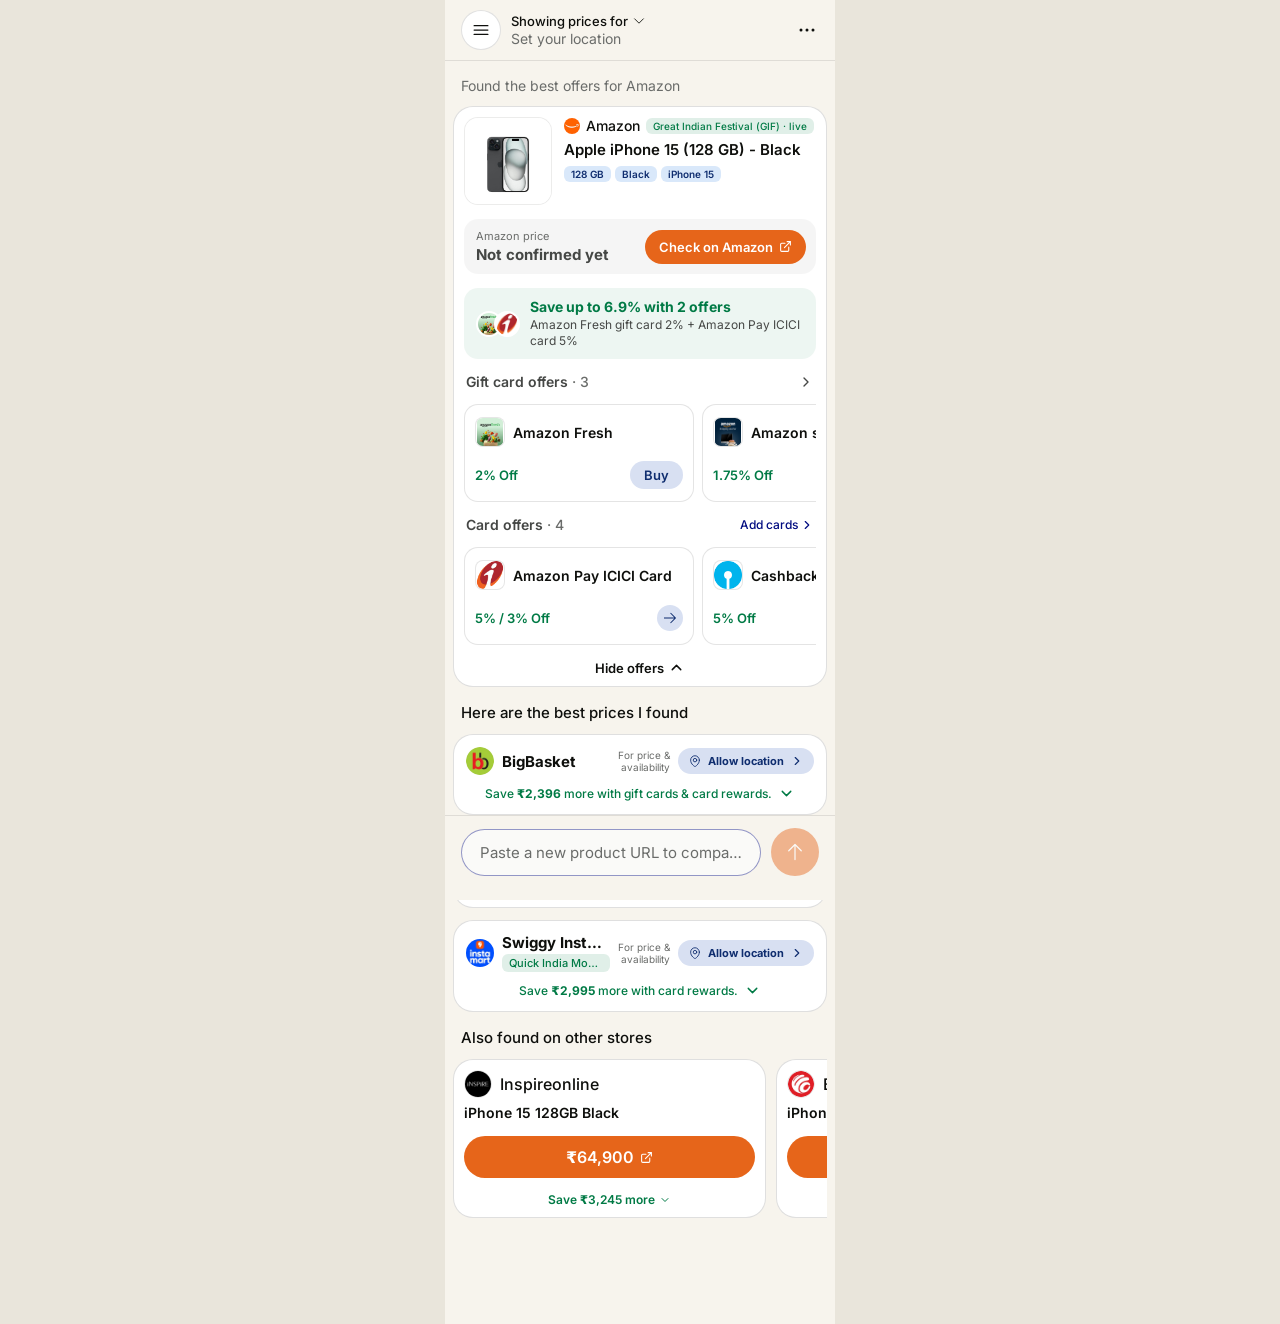
<file: save8-local/redesign/results-v4.html>
<!doctype html>
<html lang="en">
<head>
<meta charset="utf-8">
<meta name="viewport" content="width=device-width,initial-scale=1">
<meta name="robots" content="noindex,nofollow">
<title>Results v4 · Save8</title>
<!-- Built from Figma "Result -4" (file 7BzQpRmM0cybXM4ZaNiVvO, node 116:1922), phone view 390 -->
<style>
@font-face{font-family:Inter;src:url(assets-v4/fonts/inter.woff2) format("woff2");font-weight:100 900;font-display:swap}
:root{
  --page:#F7F4ED; --surface:#fff; --ink:#0E0F0C; --body:#454745; --muted:#6A6C6A;
  --border:rgba(14,15,12,.12); --green:#007A45; --orange:#E6651A;
  --chip:#D9E8FA; --chip-ink:#0F2D6F; --btn2:#D8E0F2; --link:#000B80; --red:#BF1E2C;
}
*{box-sizing:border-box;margin:0}
body{background:#e9e5db;font-family:Inter,system-ui,sans-serif;color:var(--ink);-webkit-font-smoothing:antialiased}
.phone{width:390px;max-width:100%;margin:0 auto;background:var(--page);min-height:100vh;position:relative;padding-bottom:86px}
svg.i{display:block;flex:none}
button{font:inherit;border:0;cursor:pointer;color:inherit;background:none;padding:0}

/* Location header */
.hdr{display:flex;align-items:center;gap:10px;padding:10px 16px;border-bottom:1px solid rgba(14,15,12,.1);background:var(--page)}
.menu{width:40px;height:40px;border-radius:999px;background:#fff;border:1px solid var(--border);display:grid;place-items:center;flex:none}
.loc{flex:1;min-width:0;display:flex;flex-direction:column;gap:1px;text-align:left}
.loc b{font-weight:500;font-size:13px;display:flex;gap:4px;align-items:center}
.loc span{font-size:14px;color:var(--muted)}

.content{padding:12px 8px 20px;display:flex;flex-direction:column;gap:12px}
.h-sm{padding:4px 8px 0;font-size:14px;color:var(--muted)}
.h-md{padding:4px 8px 0;font-size:15px;font-weight:500}
.card{background:#fff;border:1px solid rgba(14,15,12,.13);border-radius:20px}

/* Product and offers */
.po{padding:10px;display:flex;flex-direction:column;gap:14px}
.hero{display:flex;gap:12px;align-items:flex-start}
.hero .img{width:88px;height:88px;border-radius:14px;border:1px solid rgba(14,15,12,.08);overflow:hidden;flex:none;background:#fff}
.hero .img img{width:100%;height:100%;object-fit:contain}
.hero .info{flex:1;min-width:0;display:flex;flex-direction:column;gap:6px}
.store-row{display:flex;flex-wrap:wrap;gap:4px 6px;align-items:center;font-size:14px;font-weight:500}
.store-row img{width:16px;height:16px;border-radius:50%;object-fit:cover}
.pill{background:rgba(0,122,69,.12);color:var(--green);font-size:10px;font-weight:500;padding:2px 7px;border-radius:6px;white-space:nowrap}
.pill.lg{font-size:11px;max-width:100%;overflow:hidden;text-overflow:ellipsis}
.ptitle{font-weight:600;font-size:14px}
.hero .ptitle{font-size:15px;line-height:20px}
.chips{display:flex;gap:4px;flex-wrap:wrap}
.chip{background:var(--chip);color:var(--chip-ink);font-size:10px;font-weight:600;padding:2px 7px;border-radius:6px}
/* Price row (Mobbin: Thrive Market) and best-combo strip (Mobbin: Swiggy) */
.prow{display:flex;align-items:center;justify-content:space-between;gap:10px;padding:10px 10px 10px 12px;border-radius:14px;background:rgba(14,15,12,.04)}
.prow small{display:block;font-size:11px;color:var(--muted);margin-bottom:1px}
.prow b{font-size:15px;font-weight:700;color:var(--body)}
.cta-sm{background:var(--orange);color:#fff;font-weight:600;font-size:13px;padding:9px 14px;border-radius:999px;display:flex;gap:6px;align-items:center;white-space:nowrap;flex:none}
.best{display:flex;align-items:center;gap:10px;padding:10px 12px;border-radius:14px;background:rgba(0,122,69,.07)}
.best .lg{display:flex;flex:none}
.best .lg img{width:26px;height:26px;border-radius:50%;border:2px solid #fff;object-fit:cover;background:#fff}
.best .lg img+img{margin-left:-8px}
.best .t{flex:1;min-width:0;font-size:12px;color:var(--body);line-height:1.35}
.best .t b{display:block;color:var(--green);font-size:14px;font-weight:700}
.sec .n{color:var(--muted);font-weight:500}
.sec{display:flex;justify-content:space-between;align-items:center;padding:0 2px;font-weight:600;font-size:14px;color:var(--body)}
.sec .lnk{display:flex;align-items:center;gap:2px;font-weight:500;font-size:12px;color:var(--link)}
.rail{display:flex;gap:8px;overflow-x:auto;overscroll-behavior-x:contain;scrollbar-width:none;scroll-snap-type:x proximity}
.rail::-webkit-scrollbar{display:none}
.tile{flex:none;width:230px;scroll-snap-align:start;border:1px solid rgba(14,15,12,.11);border-radius:14px;padding:12px 10px;display:flex;flex-direction:column;gap:14px;background:#fff}
.tile .top{display:flex;gap:8px;align-items:center;font-weight:600;font-size:14px}
.tile .top img{width:30px;height:30px;border-radius:8px;border:1px solid rgba(14,15,12,.1);object-fit:contain;background:#fff;flex:none}
.tile .bot{display:flex;justify-content:space-between;align-items:center;color:var(--green);font-weight:600;font-size:13px;min-height:28px}
.buy{background:var(--btn2);color:var(--chip-ink);font-weight:600;font-size:13px;padding:6px 14px;border-radius:999px}
.arrow{background:var(--btn2);color:var(--chip-ink);width:26px;height:26px;border-radius:999px;display:grid;place-items:center}
.arrow svg{transform:rotate(90deg)}
.hide{display:flex;justify-content:center;align-items:center;gap:4px;font-weight:600;font-size:13px;align-self:center;color:var(--ink)}
.hide svg{transition:transform .2s}
.offers{display:contents}
.po.collapsed .offers{display:none}
.po.collapsed .hide svg{transform:rotate(180deg)}

/* Best price list cards */
.lc{padding:12px;display:flex;flex-direction:column;gap:10px}
.lc .top{display:flex;gap:8px;align-items:center}
.lc .top>img{width:28px;height:28px;border-radius:14px;object-fit:cover;flex:none}
.lc .name{flex:1;min-width:0;display:flex;flex-direction:column;gap:2px;align-items:flex-start}
.lc .name b{font-size:15px;font-weight:700;max-width:100%;overflow:hidden;text-overflow:ellipsis;white-space:nowrap}
.right{display:flex;gap:8px;align-items:center;flex:none}
.hint{font-size:10px;color:var(--muted);text-align:right;line-height:1.2}
.allow{background:var(--btn2);color:var(--chip-ink);font-weight:700;font-size:11px;padding:6px 10px;border-radius:999px;display:flex;gap:6px;align-items:center}
.save{display:flex;gap:6px;justify-content:center;align-items:center;color:var(--green);font-size:12px;font-weight:500;cursor:pointer}
.save b{font-weight:700}

/* Other stores carousel */
.car{display:flex;gap:10px;overflow-x:auto;padding-right:16px;align-items:stretch;scroll-snap-type:x proximity;scrollbar-width:none}
.car::-webkit-scrollbar{display:none}
.oc{flex:none;width:313px;max-width:calc(100vw - 48px);scroll-snap-align:start;background:#fff;border:1px solid rgba(14,15,12,.13);border-radius:20px;padding:10px;display:flex;flex-direction:column;gap:14px}
.oc .info{display:flex;flex-direction:column;gap:6px}
.oc .st{display:flex;gap:8px;align-items:center;font-size:16px;font-weight:500;min-width:0}
.oc .st img{width:28px;height:28px;border-radius:50%;border:1px solid rgba(14,15,12,.1);object-fit:cover;flex:none}
.oc .st span{overflow:hidden;text-overflow:ellipsis;white-space:nowrap}
.oc .nm{font-weight:600;font-size:14px;line-height:18px}
.cta{display:flex;gap:6px;align-items:center;justify-content:center;padding:10px;border-radius:999px;background:var(--orange);color:#fff;font-weight:600;font-size:16px;width:100%;min-height:42px;margin-top:auto}
.cta.loc2{background:var(--btn2);color:var(--chip-ink);font-size:14px}
.sv{display:flex;gap:4px;align-items:center;justify-content:center;color:var(--green);font-weight:600;font-size:12px;width:100%}
.oc.x-open .sv{color:var(--ink)}

/* Bottom dock */
.dock{position:fixed;bottom:0;left:50%;transform:translateX(-50%);width:min(390px,100%);display:flex;gap:10px;align-items:center;padding:12px 16px 24px;background:var(--page);border-top:1px solid rgba(14,15,12,.1);z-index:10}
.dock input{flex:1;min-width:0;border:1px solid rgba(0,11,128,.42);background:#FAFAF8;border-radius:999px;padding:13px 18px;font:15px Inter,sans-serif;color:var(--ink);outline:none;text-overflow:ellipsis}
.dock input::placeholder{color:var(--muted)}
.dock input:focus{border-color:var(--link)}
.dock button{flex:none;width:48px;height:48px;border-radius:999px;background:var(--orange);color:#fff;display:grid;place-items:center;opacity:.45;transition:opacity .15s}
.dock input:not(:placeholder-shown)+button{opacity:1}

/* Inline "Save ₹X more" expand (Mobbin: Careem pass accordion, Swiggy payment offers, foodpanda T&C) */
.tg svg{transition:transform .25s cubic-bezier(.2,.8,.2,1)}
.x-open .tg svg{transform:rotate(180deg)}
.xp{display:grid;grid-template-rows:0fr;transition:grid-template-rows .3s cubic-bezier(.2,.8,.2,1)}
.x-open .xp{grid-template-rows:1fr}
.xp>div{overflow:hidden;min-height:0}
.lc .xp{margin-top:-10px}
.oc .xp{margin-top:-14px}
.xb{display:flex;flex-direction:column;gap:14px;margin-top:12px;padding-top:12px;border-top:1px solid rgba(14,15,12,.08)}
.sum{display:flex;justify-content:space-between;align-items:center;gap:8px;background:rgba(0,122,69,.07);border-radius:12px;padding:10px 12px;font-size:13px;color:var(--body)}
.sum b{color:var(--green);font-size:15px;white-space:nowrap}
.sum s{color:var(--muted);font-size:12px;margin-right:4px}
@media (prefers-reduced-motion:reduce){.xp,.tg svg{transition:none}}
</style>
</head>
<body>
<div class="phone" id="app"></div>
<script>
const A = "assets-v4/";
const ICONS = {"card-offer-arrow": "<svg xmlns=\"http://www.w3.org/2000/svg\" width=\"12.2287\" height=\"13.714\" viewBox=\"0 0 12.2287 13.714\" fill=\"none\"><path d=\"M12.2287 5.8853L6.51333 0.1713C6.46172 0.117166 6.39966 0.0740715 6.3309 0.0446268C6.26215 0.0151821 6.18813 0 6.11333 0C6.03854 0 5.96452 0.0151821 5.89577 0.0446268C5.82701 0.0740715 5.76495 0.117166 5.71333 0.1713L0 5.8853L0.8 6.6853L5.54267 1.94263V13.714H6.686V1.9433L11.4287 6.68597L12.2287 5.8853Z\" fill=\"currentColor\"/></svg>", "chevron-down-thin": "<svg xmlns=\"http://www.w3.org/2000/svg\" fill=\"none\" viewBox=\"0 0 24 24\" stroke-width=\"1.5\" stroke=\"currentColor\"><path stroke-linecap=\"round\" stroke-linejoin=\"round\" d=\"m19.5 8.25-7.5 7.5-7.5-7.5\"/></svg>", "chevron-down": "<svg xmlns=\"http://www.w3.org/2000/svg\" viewBox=\"0 0 24 24\" fill=\"none\"><path d=\"M6 9l6 6 6-6\" stroke=\"currentColor\" stroke-width=\"2\" stroke-linecap=\"round\" stroke-linejoin=\"round\"/></svg>", "chevron-right-thin": "<svg xmlns=\"http://www.w3.org/2000/svg\" fill=\"none\" viewBox=\"0 0 24 24\" stroke-width=\"1.5\" stroke=\"currentColor\"><path stroke-linecap=\"round\" stroke-linejoin=\"round\" d=\"m8.25 4.5 7.5 7.5-7.5 7.5\"/></svg>", "chevron-right": "<svg xmlns=\"http://www.w3.org/2000/svg\" viewBox=\"0 0 24 24\" fill=\"none\"><path d=\"M9 6l6 6-6 6\" stroke=\"currentColor\" stroke-width=\"2\" stroke-linecap=\"round\" stroke-linejoin=\"round\"/></svg>", "chevron-up": "<svg xmlns=\"http://www.w3.org/2000/svg\" viewBox=\"0 0 24 24\" fill=\"none\"><path d=\"M6 15l6-6 6 6\" stroke=\"currentColor\" stroke-width=\"2\" stroke-linecap=\"round\" stroke-linejoin=\"round\"/></svg>", "close": "<svg xmlns=\"http://www.w3.org/2000/svg\" fill=\"none\" viewBox=\"0 0 24 24\" stroke-width=\"1.5\" stroke=\"currentColor\"><path stroke-linecap=\"round\" stroke-linejoin=\"round\" d=\"M6 18 18 6M6 6l12 12\"/></svg>", "external-link": "<svg xmlns=\"http://www.w3.org/2000/svg\" viewBox=\"0 0 24 24\" fill=\"none\"><path d=\"M18 13v6a2 2 0 01-2 2H5a2 2 0 01-2-2V8a2 2 0 012-2h6M15 3h6v6M10 14L21 3\" stroke=\"currentColor\" stroke-width=\"2\" stroke-linecap=\"round\"/></svg>", "location-pin": "<svg xmlns=\"http://www.w3.org/2000/svg\" fill=\"none\" viewBox=\"0 0 24 24\" stroke-width=\"1.5\" stroke=\"currentColor\"><path stroke-linecap=\"round\" stroke-linejoin=\"round\" d=\"M15 10.5a3 3 0 1 1-6 0 3 3 0 0 1 6 0Z\"/><path stroke-linecap=\"round\" stroke-linejoin=\"round\" d=\"M19.5 10.5c0 7.142-7.5 11.25-7.5 11.25S4.5 17.642 4.5 10.5a7.5 7.5 0 1 1 15 0Z\"/></svg>", "menu": "<svg xmlns=\"http://www.w3.org/2000/svg\" fill=\"none\" viewBox=\"0 0 24 24\" stroke-width=\"1.5\" stroke=\"currentColor\"><path stroke-linecap=\"round\" stroke-linejoin=\"round\" d=\"M3.75 6.75h16.5M3.75 12h16.5m-16.5 5.25h16.5\"/></svg>", "more-horizontal": "<svg xmlns=\"http://www.w3.org/2000/svg\" fill=\"none\" viewBox=\"0 0 24 24\" stroke-width=\"1.5\" stroke=\"currentColor\"><path stroke-linecap=\"round\" stroke-linejoin=\"round\" d=\"M6.75 12a.75.75 0 1 1-1.5 0 .75.75 0 0 1 1.5 0ZM12.75 12a.75.75 0 1 1-1.5 0 .75.75 0 0 1 1.5 0ZM18.75 12a.75.75 0 1 1-1.5 0 .75.75 0 0 1 1.5 0Z\"/></svg>", "send-arrow-up": "<svg xmlns=\"http://www.w3.org/2000/svg\" viewBox=\"0 0 24 24\" fill=\"currentColor\"><path fill-rule=\"evenodd\" d=\"M11.47 2.47a.75.75 0 0 1 1.06 0l7.5 7.5a.75.75 0 1 1-1.06 1.06l-6.22-6.22V21a.75.75 0 0 1-1.5 0V4.81l-6.22 6.22a.75.75 0 1 1-1.06-1.06l7.5-7.5Z\" clip-rule=\"evenodd\"/></svg>", "share": "<svg xmlns=\"http://www.w3.org/2000/svg\" fill=\"none\" viewBox=\"0 0 24 24\" stroke-width=\"1.5\" stroke=\"currentColor\"><path stroke-linecap=\"round\" stroke-linejoin=\"round\" d=\"M7.217 10.907a2.25 2.25 0 1 0 0 2.186m0-2.186c.18.324.283.696.283 1.093s-.103.77-.283 1.093m0-2.186 9.566-5.314m-9.566 7.5 9.566 5.314m0 0a2.25 2.25 0 1 0 3.935 2.186 2.25 2.25 0 0 0-3.935-2.186Zm0-12.814a2.25 2.25 0 1 0 3.933-2.185 2.25 2.25 0 0 0-3.933 2.185Z\"/></svg>"};
const ic = (n, s) => ICONS[n].replace("<svg", `<svg class="i" width="${s}" height="${s}"`);
const logo = f => A + "logos/stores/" + f + ".png";
const phone = c => A + "products/apple-iphone-15-128gb-" + c + ".jpg";
const rs = n => "₹" + n.toLocaleString("en-IN");



// Snapshot from save8.ai, 12 Oct 2026 (iPhone 15 128GB Black). Figma "Result -4" lists the location-gated stores.
const bestPrices = [
  {n:"BigBasket", l:"bigbasket", save:2396, via:"gift cards & card rewards"},
  {n:"Zepto", l:"zepto", save:2276, via:"gift cards & card rewards"},
  {n:"Swiggy Instamart", l:"instamart", sale:"Quick India Movement · live", save:2995, via:"card rewards"},
];
const other = [
  {n:"Inspireonline", l:"inspireonline", t:"iPhone 15 128GB Black", p:64900, save:3245},
  {n:"Bigcmobiles", l:"bigcmobiles", t:"iPhone 15 128GB Black", sv:"Save up to 5% more"},
  {n:"Myg", l:"myg", t:"Apple iPhone 15 | 128GB | Black", sv:"Save up to 5% more"},
  {n:"iPlanet", l:"iplanet", t:"Apple iPhone 15 (128 GB) - Black", p:57504, oos:true, save:2875},
  {n:"Sathya Mobiles", l:"sathyamobiles", t:"Apple iPhone 15 (128 GB) - Pink", p:54900, save:2745},
  {n:"Flipkart", l:"flipkart", t:"Apple iPhone 15 (128 GB) - Blue", p:67999, save:1360},
  {n:"iVenus", l:"ivenus", t:"iPhone 15", p:66900, save:3345},
  {n:"Girias", l:"girias", t:"Apple iPhone 15 (128 GB) - Pink", p:89900, save:1798},
  {n:"Sathya", l:"sathya", t:"Apple iPhone 15 (128 GB) - Blue", sv:"Save 2% more"},
  {n:"JioMart", l:"jiomart", t:"Apple iPhone 15 (128 GB) - Black", loc:true, save:230},
];
const GIFT = [["amazon-shopping","Amazon shopping",1.75],["amazon-fresh","Amazon Fresh",2],["amazon-pay","Amazon Pay",1.25]];
const CARDS = [["icici-amazon-pay","Amazon Pay ICICI Card","5% / 3%",5],["sbi-card","Cashback SBI Card","5%",5],["standard-chartered","StanC Smart Credit Card","2%",2],["axis","Axis ACE Card","1.5%",1.5],[null,"YES Klick Card","1.5%",1.5]];

// First section: offers sorted by rate, card offers that have a logo
const GIFT_SORTED = [...GIFT].sort((a, b) => b[2] - a[2]);
const CARD_TILES = CARDS.filter(c => c[0]);
const tile = (img, name, rate, arrow) => `<div class="tile"><div class="top"><img src="${A}logos/${img}" alt=""><span>${name}</span></div>
  <div class="bot"><span>${rate} Off</span>${arrow ? `<button class="arrow" aria-label="${name} offer">${ic("card-offer-arrow",12)}</button>` : `<button class="buy">Buy</button>`}</div></div>`;

const listCard = s => `<div class="card lc"><div class="top"><img src="${logo(s.l)}" alt="">
    <div class="name"><b>${s.n}</b>${s.sale ? `<span class="pill lg">${s.sale}</span>` : ""}</div>
    <div class="right"><div class="hint">For price &amp;<br>availability</div><button class="allow">${ic("location-pin",14)}Allow location${ic("chevron-right",14)}</button></div></div>
    <button class="save tg" aria-expanded="false" data-x="best:${s.n}"><span>Save <b>${rs(s.save)}</b> more with ${s.via}.</span>${ic("chevron-down",17)}</button>
    <div class="xp"><div></div></div></div>`;

const otherCard = s => {
  const cta = s.loc ? `<button class="cta loc2">${ic("location-pin",14)}Allow location</button>`
    : `<button class="cta">${s.p ? rs(s.p) : "View price"} ${ic("external-link",13)}</button>`;
  return `<div class="oc">
    <div class="info">
      <div class="st"><img src="${logo(s.l)}" alt=""><span>${s.n}</span></div>
      <div class="nm">${s.t}</div>
    </div>
    ${cta}
    <div class="xp"><div></div></div>
    <button class="sv tg" aria-expanded="false" data-x="other:${s.n}"><span>${s.sv || `Save ${rs(s.save)} more`}</span> ${ic("chevron-down",12)}</button>
  </div>`;
};

document.getElementById("app").innerHTML = `
<header class="hdr">
  <button class="menu" aria-label="Menu">${ic("menu",20)}</button>
  <button class="loc"><b>Showing prices for ${ic("chevron-down-thin",14)}</b><span>Set your location</span></button>
  <button aria-label="More">${ic("more-horizontal",24)}</button>
</header>
<main class="content">
  <div class="h-sm">Found the best offers for Amazon</div>
  <section class="card po">
    <div class="hero">
      <div class="img"><img src="${phone("black")}" alt="iPhone 15 Black"></div>
      <div class="info">
        <div class="store-row"><img src="${logo("amazon")}" alt=""><span>Amazon</span><span class="pill">Great Indian Festival (GIF) · live</span></div>
        <div class="ptitle">Apple iPhone 15 (128 GB) - Black</div>
        <div class="chips"><span class="chip">128 GB</span><span class="chip">Black</span><span class="chip">iPhone 15</span></div>
      </div>
    </div>
    <div class="prow"><div><small>Amazon price</small><b>Not confirmed yet</b></div><button class="cta-sm">Check on Amazon ${ic("external-link",13)}</button></div>
    <div class="best"><span class="lg"><img src="${A}logos/gift-cards/amazon-fresh.png" alt=""><img src="${A}logos/banks/icici-amazon-pay.png" alt=""></span>
      <span class="t"><b>Save up to 6.9% with 2 offers</b>Amazon Fresh gift card 2% + Amazon Pay ICICI card 5%</span></div>
    <div class="offers">
      <div class="sec"><span>Gift card offers <span class="n">· ${GIFT_SORTED.length}</span></span>${ic("chevron-right",16)}</div>
      <div class="rail">${GIFT_SORTED.map(([f,n,r]) => tile(`gift-cards/${f}.png`, n, r + "%")).join("")}</div>
      <div class="sec"><span>Card offers <span class="n">· ${CARD_TILES.length}</span></span><button class="lnk">Add cards ${ic("chevron-right",14)}</button></div>
      <div class="rail">${CARD_TILES.map(([f,n,l]) => tile(`banks/${f}.png`, n, l, 1)).join("")}</div>
    </div>
    <button class="hide" aria-expanded="true"><span>Hide offers</span> ${ic("chevron-up",17)}</button>
  </section>
  <div class="h-md">Here are the best prices I found</div>
  ${bestPrices.map(listCard).join("")}
  <div class="h-md">Also found on other stores</div>
  <div class="car">${other.map(otherCard).join("")}</div>
</main>
<form class="dock" onsubmit="return false"><input placeholder="Paste a new product URL to compare" aria-label="Product URL"><button aria-label="Send">${ic("send-arrow-up",20)}</button></form>`;

const po = document.querySelector(".po"), hideBtn = po.querySelector(".hide");
hideBtn.addEventListener("click", () => {
  const c = po.classList.toggle("collapsed");
  hideBtn.firstElementChild.textContent = c ? `Show all ${GIFT_SORTED.length + CARD_TILES.length} offers` : "Hide offers";
  hideBtn.setAttribute("aria-expanded", String(!c));
});

// "Save ₹X more" expands the card in place, one card open at a time
const offersFor = st => {
  const price = st.p || null;
  const amt = r => price ? "-" + rs(Math.round(price * r / 100)) : "";
  const gifts = !st.via || st.via.includes("gift");
  const sum = price && st.save
    ? `<div class="sum"><span>You pay after offers</span><span><s>${rs(price)}</s><b>${rs(price - st.save)}</b></span></div>`
    : `<div class="sum"><span>${st.save ? "Extra savings with offers" : "Price shown on the store site"}</span><b>${st.save ? "up to " + rs(st.save) : (st.sv || "").replace(/^Save /, "").replace(/ more$/, "")}</b></div>`;
  const last = other.includes(st); // carousel cards: summary sits at the bottom, just above "Hide offers"
  // Same layout as the "Product and offers" card: section header + sideways rail of offer tiles
  return `<div class="xb">${last ? "" : sum}
    ${gifts ? `<div class="sec"><span>Gift Card Offers</span>${ic("chevron-right",16)}</div>
    <div class="rail">${GIFT.map(([f,n,r]) => tile(`gift-cards/${f}.png`, n, r + "%")).join("")}</div>` : ""}
    <div class="sec"><span>Payment Offers</span><button class="lnk">Add Cards ${ic("chevron-right",14)}</button></div>
    <div class="rail">${CARDS.filter(c => c[0]).map(([f,n,l]) => tile(`banks/${f}.png`, n, l, 1)).join("")}</div>
    ${last ? sum : ""}
  </div>`;
};
const setOpen = (card, open) => {
  const t = card.querySelector(".tg");
  card.classList.toggle("x-open", open);
  t.setAttribute("aria-expanded", String(open));
  const label = t.querySelector("span");
  if (card.classList.contains("oc")) { label.dataset.l ||= label.textContent; label.textContent = open ? "Hide offers" : label.dataset.l; }
};
// List cards: one open at a time. Carousel cards: open and close together, so the row stays even.
const fill = card => {
  const panel = card.querySelector(".xp>div");
  if (panel.firstChild) return;
  const x = card.querySelector(".tg").dataset.x, i = x.indexOf(":"), kind = x.slice(0, i), name = x.slice(i + 1);
  panel.innerHTML = offersFor((kind === "best" ? bestPrices : other).find(o => o.n === name));
};
document.addEventListener("click", e => {
  const t = e.target.closest(".tg");
  if (!t) return;
  const card = t.closest(".lc, .oc");
  const group = card.classList.contains("oc") ? [...card.parentElement.querySelectorAll(".oc")] : [card];
  const open = !card.classList.contains("x-open");
  document.querySelectorAll(".x-open").forEach(c => !group.includes(c) && setOpen(c, false));
  group.forEach(c => { if (open) fill(c); setOpen(c, open); });
});
</script>
</body>
</html>
</file>
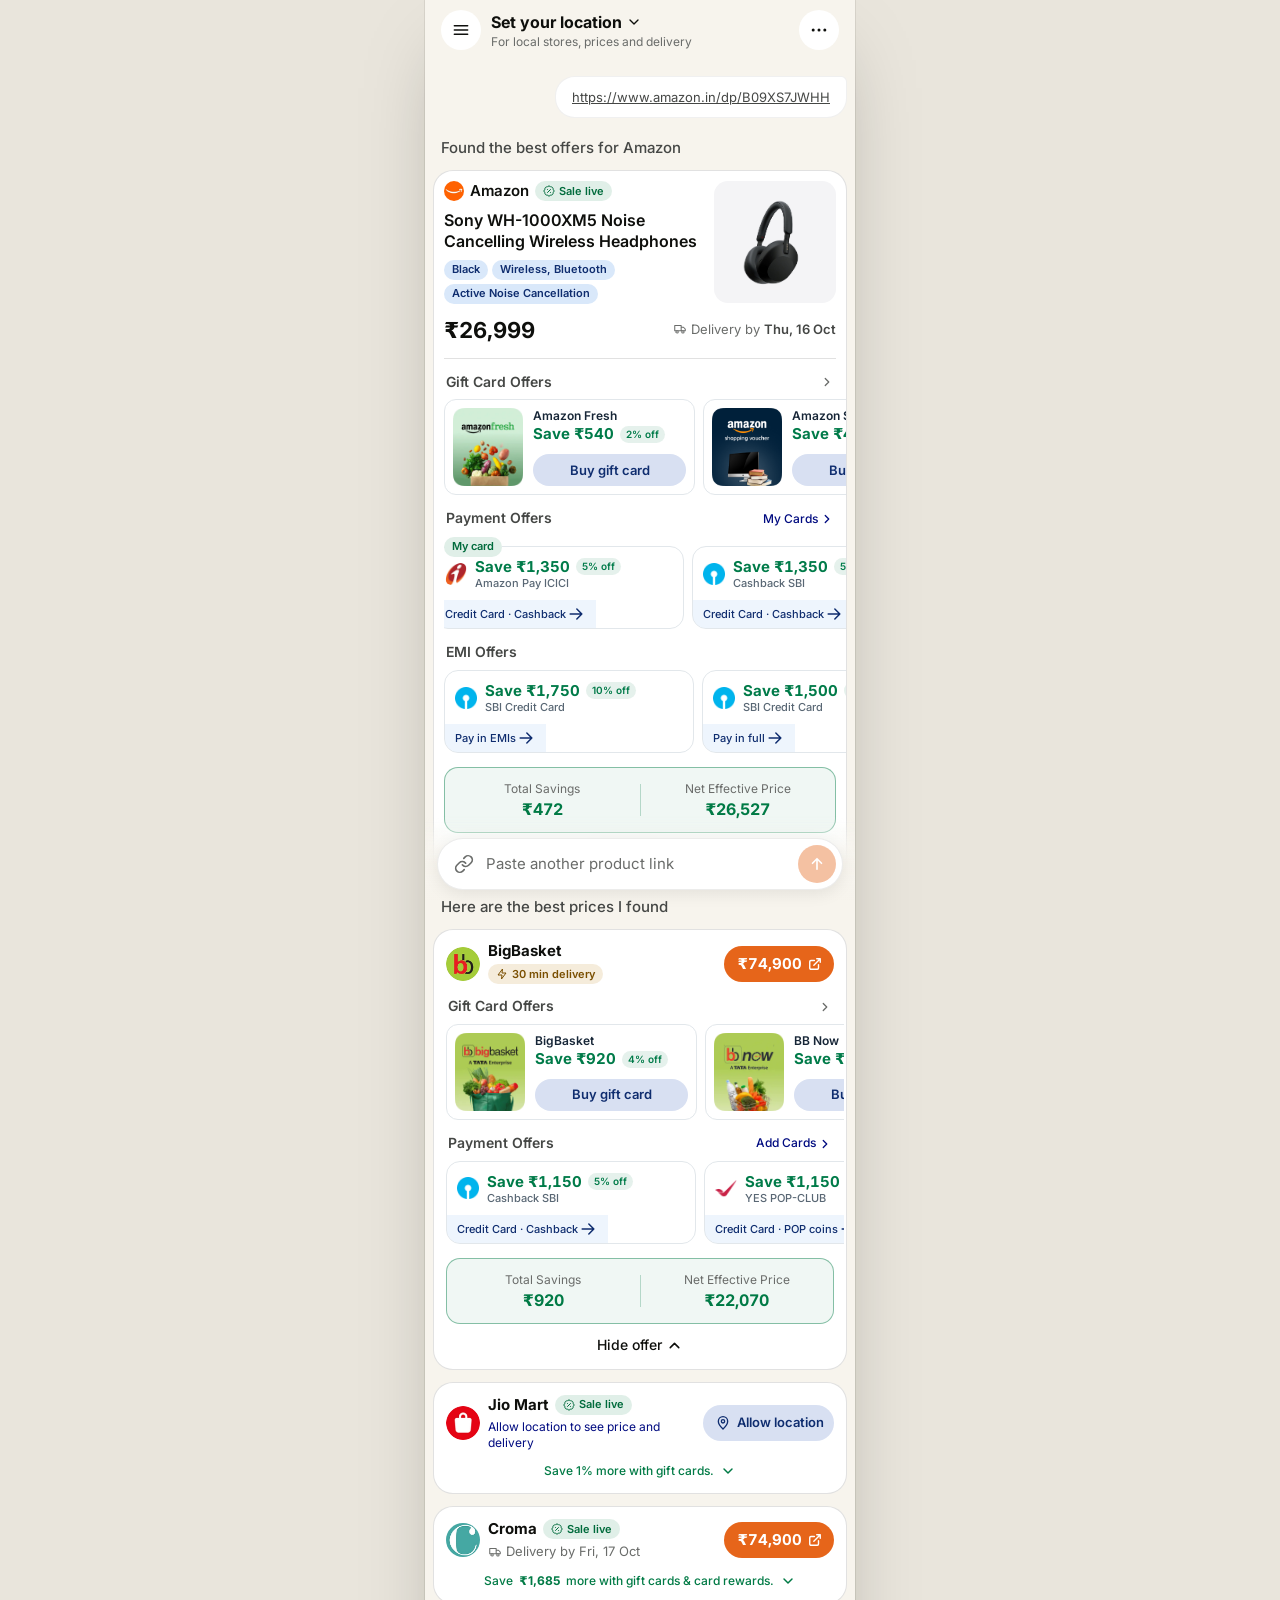
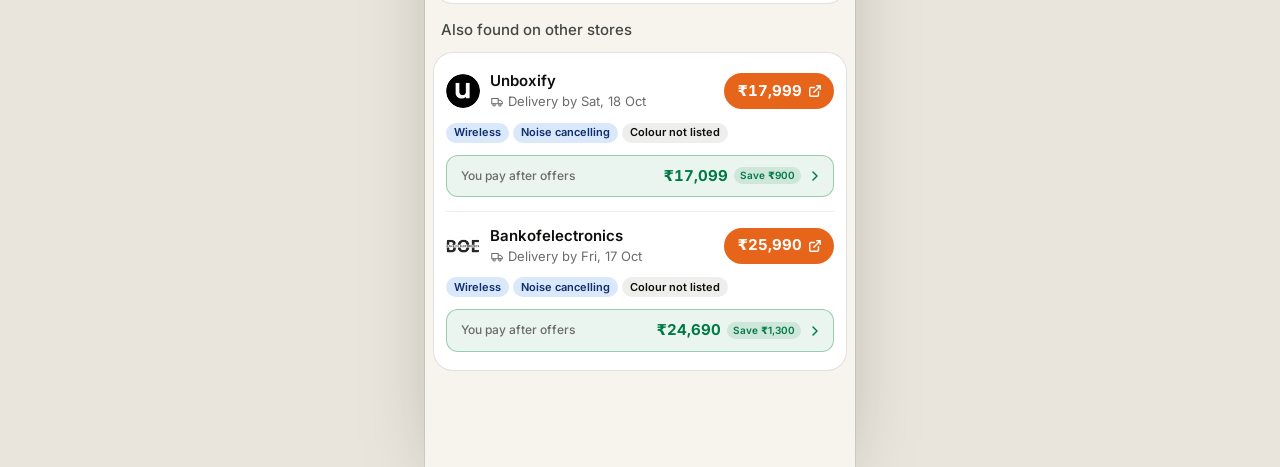
<file: save8-local/redesign/results-v5.html>
<!doctype html>
<html lang="en">
<head>
<meta charset="utf-8">
<meta name="viewport" content="width=device-width,initial-scale=1,viewport-fit=cover">
<meta name="robots" content="noindex,nofollow">
<title>Save8 · Results v5</title>
<meta name="description" content="Save8 results v5: Sony WH-1000XM5 from Amazon, with gift card, card and EMI offers and other stores. Built from Figma frame 488:7755.">
<style>
@font-face{font-family:Inter;src:url(assets-v5/fonts/inter.woff2) format("woff2");font-weight:100 900;font-display:swap}
:root{
  --page:#F7F4ED; --surface:#fff; --photo:#F4F4F6;
  --ink:#0E0F0C; --body:#454745; --muted:#6A6C6A; --muted-2:#596774;
  --line:rgba(14,15,12,.12); --line-soft:rgba(14,15,12,.08); --tile-line:#E2E7EB;
  --green:#007A45; --green-2:#007B49; --orange:#E6651A;
  --chip:#D9E8FA; --chip-ink:#0F2D6F; --btn2:#D8E0F2; --link:#000B80;
  --warn-bg:rgba(184,124,0,.14); --warn:#7A4F00; --neutral-bg:rgba(14,15,12,.07);
  --r-card:20px; --r-tile:14px;
}
*{box-sizing:border-box;margin:0}
html{-webkit-text-size-adjust:100%}
body{background:#e9e5dc;font-family:Inter,system-ui,sans-serif;color:var(--ink);-webkit-font-smoothing:antialiased;font-size:14px;line-height:1.35}
img{display:block;max-width:100%}
button,input{font:inherit;color:inherit}
button{cursor:pointer;border:0;background:none;padding:0}
a{color:inherit;text-decoration:none}
:focus-visible{outline:2px solid var(--orange);outline-offset:2px}
.num{font-variant-numeric:tabular-nums}
.sr-only{position:absolute;width:1px;height:1px;overflow:hidden;clip:rect(0,0,0,0);white-space:nowrap}

/* Phone column */
.app{max-width:430px;min-height:100vh;margin:0 auto;background:var(--page);display:flex;flex-direction:column;position:relative}
@media(min-width:600px){.app{box-shadow:0 0 0 1px rgba(14,15,12,.08),0 30px 80px -30px rgba(14,15,12,.35)}}

/* Header */
.hdr{position:sticky;top:0;z-index:5;display:flex;align-items:center;gap:10px;padding:10px 16px;background:var(--page);box-shadow:0 0 0 rgba(60,48,20,0);transition:box-shadow .2s ease}
.hdr.scrolled{box-shadow:0 4px 12px -6px rgba(60,48,20,.22)}
.circle-btn{width:40px;height:40px;border-radius:999px;background:#fff;border:0;display:grid;place-items:center;flex:none}
.circle-btn svg{width:20px;height:20px}
.loc{flex:1;min-width:0;text-align:left;display:flex;flex-direction:column;gap:1px}
.loc .v{display:flex;align-items:center;gap:4px;font-weight:700;font-size:16px;line-height:22px}
.loc .v svg{flex:none}
.loc .h{font-size:12px;line-height:16px;color:var(--muted);white-space:nowrap;overflow:hidden;text-overflow:ellipsis}

/* Content */
main{flex:1;padding:12px 8px 12px;display:flex;flex-direction:column;gap:12px}
.bubble-row{display:flex;justify-content:flex-end;padding:4px 0 4px 48px}
.bubble{background:#fff;border:1px solid rgba(14,15,12,.06);border-radius:20px 6px 20px 20px;padding:11px 16px;max-width:100%}
.bubble a{display:block;font-size:13px;line-height:18px;color:var(--body);text-decoration:underline;white-space:nowrap;overflow:hidden;text-overflow:ellipsis;max-width:260px}
.heading{font-size:15px;font-weight:500;color:var(--body);padding:4px 8px 0}
.card{background:var(--surface);border:1px solid var(--line);border-radius:var(--r-card)}

/* Product + offers */
.po{padding:10px 0;display:flex;flex-direction:column;gap:14px}
.po > .sec{padding:0 10px}
.po > .sec.prod{padding:0 0 14px;margin:0 10px;display:flex;flex-direction:column;gap:12px;border-bottom:1px solid var(--line)}
.prod-top{display:flex;gap:12px;align-items:flex-start}
.prod-info{flex:1;min-width:0;display:flex;flex-direction:column;gap:8px}
.store-line{display:flex;align-items:center;gap:6px}
.store-line img{width:20px;height:20px;border-radius:99px}
.store-line b{font-size:15px;font-weight:600}
.ptitle{font-size:16px;font-weight:600;line-height:21px;display:-webkit-box;-webkit-line-clamp:2;-webkit-box-orient:vertical;overflow:hidden}
.photo{width:122px;height:122px;flex:none;border-radius:14px;background:var(--photo);display:grid;place-items:center;overflow:hidden}
.photo img{width:88%;height:88%;object-fit:contain;mix-blend-mode:multiply}
.price-row{display:flex;justify-content:space-between;align-items:center;gap:8px}
.price-row .p{font-size:22px;font-weight:700;line-height:28px}
.deliv{display:flex;align-items:center;gap:4px;font-size:13px;color:var(--muted);white-space:nowrap}
.deliv b{font-weight:600;color:var(--body)}
.deliv svg{flex:none}

/* Tags */
.tags{display:flex;flex-wrap:wrap;gap:4px}
.tag{display:inline-flex;align-items:center;gap:4px;height:20px;padding:0 8px;border-radius:999px;font-size:11px;font-weight:600;white-space:nowrap;background:var(--chip);color:var(--chip-ink)}
.tag.pos{background:rgba(0,122,69,.12);color:#006B3C}
.tag.warn{background:var(--warn-bg);color:var(--warn)}
.tag.neutral{background:var(--neutral-bg);color:var(--ink)}
.tag svg{width:12px;height:12px}

/* Section headers */
.sh{display:flex;justify-content:space-between;align-items:center;padding:0 2px;margin-bottom:8px}
.sh h3{font-size:14px;font-weight:600;color:var(--body)}
.sh a,.sh button{display:inline-flex;align-items:center;gap:2px;font-size:12px;font-weight:500;color:var(--link)}
.sh .chev{color:var(--muted)}
/* Icon wrappers inside links and buttons: centre the svg on the text, not the baseline */
a > span[data-icon], button > span[data-icon], p > span[data-icon]{display:inline-flex;align-items:center}
span[data-icon] > svg{display:block}

/* Rails */
.rail{display:flex;gap:8px;overflow-x:auto;scroll-snap-type:x mandatory;scrollbar-width:none;margin-right:-10px;padding-right:10px}
.rail::-webkit-scrollbar{display:none}
.rail > *{scroll-snap-align:start;flex:none}
.rail.tagged{padding-top:10px;position:relative}

/* Gift card tile (horizontal) */
.gc{width:251px;display:flex;gap:10px;padding:8px;background:#fff;border:1px solid var(--tile-line);border-radius:12px}
.gc .art{width:70px;height:78px;border-radius:8px;overflow:hidden;flex:none}
.gc .art img{width:100%;height:100%;object-fit:cover}
.gc .d{flex:1;min-width:0;display:flex;flex-direction:column;justify-content:space-between;gap:8px}
.gc .m{font-size:12px;font-weight:600;line-height:16px;color:#172637;white-space:nowrap;overflow:hidden;text-overflow:ellipsis}
.save-row{display:flex;align-items:center;gap:6px}
.save{font-weight:700;color:var(--green-2);font-size:15px;line-height:20px;white-space:nowrap}
.rate{font-size:10px;font-weight:600;line-height:13px;color:var(--green-2);background:rgba(0,123,73,.1);padding:2px 6px;border-radius:999px;white-space:nowrap}
.btn2{display:flex;align-items:center;justify-content:center;height:32px;border-radius:999px;background:var(--btn2);color:var(--chip-ink);font-weight:600;font-size:13px;width:100%}
.btn2:hover{background:#cbd6ee}

/* Bank / EMI tile */
.bo{width:250px;background:#fff;border:1px solid var(--tile-line);border-radius:14px;overflow:hidden;display:flex;flex-direction:column;text-align:left}
.bo .body{display:flex;gap:8px;align-items:center;padding:10px}
.bo .body img{width:22px;height:22px;border-radius:6px;flex:none;object-fit:cover}
.bo .tx{min-width:0;display:flex;flex-direction:column}
.bo .bn{font-size:11px;font-weight:500;color:var(--muted-2);line-height:14px;white-space:nowrap;overflow:hidden;text-overflow:ellipsis}
.bo .foot{display:flex;justify-content:space-between;align-items:center;padding:4px 10px;min-height:28px;background:rgba(217,232,250,.45);color:var(--chip-ink);font-size:11px;font-weight:500;line-height:14px}
.bo .save{line-height:19px}
.bo .foot svg{width:20px;height:20px;flex:none}
.bo:hover .foot{background:rgba(217,232,250,.75)}
.mycard{position:absolute;left:10px;top:0;z-index:1;background:#fff;border-radius:999px}

/* Summary */
.summary{display:flex;align-items:center;border:1px solid rgba(0,122,69,.45);background:rgba(0,122,69,.06);border-radius:14px;padding:13px 0}
.summary > div{flex:1;text-align:center}
.summary .l{font-size:12px;color:var(--muted);line-height:15px}
.summary .v{font-size:16px;font-weight:700;color:var(--green);line-height:19px;margin-top:4px}
.summary .div{flex:none;width:1px;height:32px;background:rgba(0,122,69,.25)}
.hide{display:flex;align-items:center;justify-content:center;gap:4px;font-size:14px;font-weight:500;color:var(--ink);padding:2px 0;width:100%}
.hide svg{transition:transform .2s}
.collapsed .hide svg{transform:rotate(180deg)}
.collapsed .offers{display:none}

/* Store list cards */
.sc{padding:12px;display:flex;flex-direction:column;gap:10px}
.sc-top{display:flex;gap:8px;align-items:center}
.logo34{width:34px;height:34px;border-radius:99px;object-fit:cover;flex:none}
.sc-name{flex:1;min-width:0;display:flex;flex-direction:column;gap:4px}
.sc-name .nr{display:flex;align-items:center;gap:6px;flex-wrap:wrap}
.sc-name .nr b{font-size:15px;font-weight:700;line-height:18px}
.sc-name .msg{font-size:12px;line-height:16px;color:var(--link)}
.price-btn{display:inline-flex;align-items:center;gap:6px;height:36px;padding:0 12px 0 14px;border-radius:999px;background:var(--orange);color:#fff;font-weight:700;font-size:15px;white-space:nowrap;flex:none}
.price-btn:hover{background:#cf5813}
.price-btn svg{width:14px;height:14px}
.loc-btn{display:inline-flex;align-items:center;gap:6px;height:36px;padding:0 10px 0 12px;border-radius:999px;background:var(--btn2);color:var(--chip-ink);font-weight:600;font-size:13px;white-space:nowrap;flex:none}
.loc-btn svg{width:16px;height:16px}
.fpa{font-size:10px;line-height:12px;color:var(--muted);text-align:right;width:52px;flex:none}
.save-line{display:flex;justify-content:center;align-items:center;gap:6px;font-size:12px;font-weight:500;color:var(--green);padding:2px 0}
.save-line b{font-weight:700}
.sc .offers{display:flex;flex-direction:column;gap:14px;padding-top:2px}

/* Other stores list */
.os{padding:4px 12px}
.os-row{display:flex;flex-direction:column;gap:12px;padding:14px 0}
.os-row + .os-row{border-top:1px solid var(--line-soft)}
.os-top{display:flex;gap:10px;align-items:center}
.os-top .n{flex:1;min-width:0;display:flex;flex-direction:column;gap:2px}
.os-top .n b{font-size:15px;font-weight:600;line-height:20px}
.see{display:flex;justify-content:space-between;align-items:center;gap:6px;padding:10px 10px 10px 14px;border-radius:12px;background:rgba(0,122,69,.08);border:1px solid rgba(0,122,69,.35);width:100%;text-align:left}
.see:hover{background:rgba(0,122,69,.12)}
.see .l{font-size:12px;font-weight:500;color:var(--muted)}
.see .r{display:flex;align-items:center;gap:6px}
.see .r b{font-size:15px;font-weight:700;color:var(--green)}
.see .pill{font-size:10px;font-weight:600;color:var(--green);background:rgba(0,122,69,.12);padding:2px 6px;border-radius:999px}

/* Dock */
/* Gradual fade: clear at the top, fully opaque page colour at the bottom.
   The blur sits on its own layer and is masked so it also fades in. */
.dock{position:sticky;bottom:0;isolation:isolate;padding:22px 12px calc(10px + env(safe-area-inset-bottom))}
.dock::before{content:"";position:absolute;inset:0;z-index:-1;pointer-events:none;
  background:linear-gradient(to bottom,rgba(247,244,237,0) 0%,rgba(247,244,237,.7) 40%,rgba(247,244,237,.95) 70%,#F7F4ED 100%);
  -webkit-backdrop-filter:blur(10px);backdrop-filter:blur(10px);
  -webkit-mask-image:linear-gradient(to bottom,transparent 0%,#000 55%);mask-image:linear-gradient(to bottom,transparent 0%,#000 55%)}
.composer{display:flex;align-items:center;gap:10px;height:52px;padding:6px 6px 6px 16px;background:#fff;border:1px solid rgba(14,15,12,.08);border-radius:999px;box-shadow:0 4px 16px rgba(0,0,0,.08)}
.composer svg.link{flex:none;color:var(--muted)}
.composer input{flex:1;min-width:0;border:0;outline:0;background:transparent;font-size:15px}
.composer input::placeholder{color:var(--muted)}
.send{width:38px;height:38px;border-radius:999px;display:grid;place-items:center;background:var(--orange);opacity:.4;flex:none;transition:opacity .2s}
.send.on{opacity:1}
.send svg{width:18px;height:18px}
.toast{position:fixed;left:50%;bottom:100px;transform:translateX(-50%);background:var(--ink);color:#fff;font-size:13px;padding:10px 14px;border-radius:12px;opacity:0;pointer-events:none;transition:opacity .2s;max-width:340px;text-align:center}
.toast.show{opacity:1}
@media (prefers-reduced-motion:reduce){*{transition:none!important}}
</style>
</head>
<body>
<div class="app">
  <header class="hdr">
    <button class="circle-btn" aria-label="Menu"><svg viewBox="0 0 24 24" fill="none"><path d="M4 7h16M4 12h16M4 17h16" stroke="#0E0F0C" stroke-width="1.8" stroke-linecap="round"/></svg></button>
    <button class="loc" id="locBtn" aria-label="Set your location">
      <span class="v">Set your location<svg width="16" height="16" viewBox="0 0 24 24" fill="none"><path d="m6 9 6 6 6-6" stroke="#0E0F0C" stroke-width="2" stroke-linecap="round" stroke-linejoin="round"/></svg></span>
      <span class="h">For local stores, prices and delivery</span>
    </button>
    <button class="circle-btn" aria-label="More"><svg viewBox="0 0 24 24" fill="#0E0F0C"><circle cx="5" cy="12" r="1.8"/><circle cx="12" cy="12" r="1.8"/><circle cx="19" cy="12" r="1.8"/></svg></button>
  </header>

  <main>
    <div class="bubble-row"><div class="bubble"><a href="https://www.amazon.in/dp/B09XS7JWHH" target="_blank" rel="noopener">https://www.amazon.in/dp/B09XS7JWHH</a></div></div>

    <h2 class="heading">Found the best offers for Amazon</h2>

    <section class="card po" id="amazonCard">
      <div class="sec prod">
        <div class="prod-top">
          <div class="prod-info">
            <div class="store-line"><img src="assets-v5/logos/stores/amazon.png" alt=""><b>Amazon</b><span class="tag pos" data-icon="sale">Sale live</span></div>
            <p class="ptitle">Sony WH-1000XM5 Noise Cancelling Wireless Headphones</p>
            <div class="tags"><span class="tag">Black</span><span class="tag">Wireless, Bluetooth</span><span class="tag">Active Noise Cancellation</span></div>
          </div>
          <div class="photo"><img src="assets-v5/products/sony-wh-1000xm5-black.jpg" alt="Sony WH-1000XM5, black"></div>
        </div>
        <div class="price-row"><span class="p num">₹26,999</span><span class="deliv" data-icon="truck">Delivery by <b>Thu, 16 Oct</b></span></div>
      </div>

      <div class="offers">
        <div class="sec" style="padding:0 10px">
          <div class="sh"><h3>Gift Card Offers</h3><span class="chev" data-icon="chev"></span></div>
          <div class="rail" id="giftAmazon"></div>
        </div>
        <div class="sec" style="padding:14px 10px 0">
          <div class="sh"><h3>Payment Offers</h3><a href="#" data-toast="Your saved cards would open here.">My Cards <span data-icon="chev"></span></a></div>
          <div class="rail tagged" id="payAmazon"><span class="mycard"><span class="tag pos">My card</span></span></div>
        </div>
        <div class="sec" style="padding:14px 10px 0">
          <div class="sh"><h3>EMI Offers</h3></div>
          <div class="rail" id="emiAmazon"></div>
        </div>
        <div class="sec" style="padding:14px 10px 0">
          <div class="summary"><div><p class="l">Total Savings</p><p class="v num">₹472</p></div><span class="div"></span><div><p class="l">Net Effective Price</p><p class="v num">₹26,527</p></div></div>
        </div>
      </div>
      <div class="sec"><button class="hide" data-toggle><span>Hide offer</span><span data-icon="up"></span></button></div>
    </section>

    <h2 class="heading">Here are the best prices I found</h2>

    <section class="card sc" id="bbCard">
      <div class="sc-top">
        <img class="logo34" src="assets-v5/logos/stores/bigbasket.png" alt="">
        <div class="sc-name"><div class="nr"><b>BigBasket</b></div><span><span class="tag warn" data-icon="bolt">30 min delivery</span></span></div>
        <a class="price-btn num" href="#" data-toast="Opens BigBasket in a new tab.">₹74,900 <span data-icon="ext"></span></a>
      </div>
      <div class="offers">
        <div><div class="sh"><h3>Gift Card Offers</h3><span class="chev" data-icon="chev"></span></div><div class="rail" id="giftBB"></div></div>
        <div><div class="sh"><h3>Payment Offers</h3><a href="#" data-toast="Your saved cards would open here.">Add Cards <span data-icon="chev"></span></a></div><div class="rail" id="payBB"></div></div>
        <div class="summary"><div><p class="l">Total Savings</p><p class="v num">₹920</p></div><span class="div"></span><div><p class="l">Net Effective Price</p><p class="v num">₹22,070</p></div></div>
      </div>
      <button class="hide" data-toggle><span>Hide offer</span><span data-icon="up"></span></button>
    </section>

    <section class="card sc">
      <div class="sc-top">
        <img class="logo34" src="assets-v5/logos/stores/jiomart.png" alt="">
        <div class="sc-name"><div class="nr"><b>Jio Mart</b><span class="tag pos" data-icon="sale">Sale live</span></div><p class="msg">Allow location to see price and delivery</p></div>
        <button class="loc-btn" data-toast="Location permission would be requested here."><span data-icon="pin"></span>Allow location</button>
      </div>
      <p class="save-line">Save 1% more with gift cards. <span data-icon="down"></span></p>
    </section>

    <section class="card sc">
      <div class="sc-top">
        <img class="logo34" src="assets-v5/logos/stores/croma.png" alt="">
        <div class="sc-name"><div class="nr"><b>Croma</b><span class="tag pos" data-icon="sale">Sale live</span></div><span class="deliv" data-icon="truck">Delivery by Fri, 17 Oct</span></div>
        <a class="price-btn num" href="#" data-toast="Opens Croma in a new tab.">₹74,900 <span data-icon="ext"></span></a>
      </div>
      <p class="save-line">Save <b>₹1,685</b> more with gift cards &amp; card rewards. <span data-icon="down"></span></p>
    </section>

    <h2 class="heading">Also found on other stores</h2>
    <section class="card os" id="others"></section>
  </main>

  <div class="dock">
    <form class="composer" id="composer">
      <svg class="link" width="20" height="20" viewBox="0 0 24 24" fill="none"><path d="M10 13a5 5 0 0 0 7.54.54l3-3a5 5 0 0 0-7.07-7.07l-1.72 1.71" stroke="currentColor" stroke-width="2" stroke-linecap="round" stroke-linejoin="round"/><path d="M14 11a5 5 0 0 0-7.54-.54l-3 3a5 5 0 0 0 7.07 7.07l1.71-1.71" stroke="currentColor" stroke-width="2" stroke-linecap="round" stroke-linejoin="round"/></svg>
      <label class="sr-only" for="url">Product link</label>
      <input id="url" type="url" inputmode="url" placeholder="Paste another product link" autocomplete="off">
      <button class="send" id="send" type="submit" aria-label="Compare prices"><svg viewBox="0 0 24 24" fill="none"><path d="M12 19V5M6 11l6-6 6 6" stroke="#fff" stroke-width="2.2" stroke-linecap="round" stroke-linejoin="round"/></svg></button>
    </form>
  </div>
  <div class="toast" id="toast" role="status" aria-live="polite"></div>
</div>

<script>
const A = "assets-v5/logos/";
const ICON = {
  chev: '<svg width="14" height="14" viewBox="0 0 24 24" fill="none"><path d="m9 6 6 6-6 6" stroke="currentColor" stroke-width="2.2" stroke-linecap="round" stroke-linejoin="round"/></svg>',
  up: '<svg width="17" height="17" viewBox="0 0 24 24" fill="none"><path d="m6 15 6-6 6 6" stroke="currentColor" stroke-width="2.2" stroke-linecap="round" stroke-linejoin="round"/></svg>',
  down: '<svg width="16" height="16" viewBox="0 0 24 24" fill="none"><path d="m6 9 6 6 6-6" stroke="currentColor" stroke-width="2.2" stroke-linecap="round" stroke-linejoin="round"/></svg>',
  ext: '<svg viewBox="0 0 24 24" fill="none"><path d="M18 13v6a2 2 0 0 1-2 2H5a2 2 0 0 1-2-2V8a2 2 0 0 1 2-2h6M15 3h6v6M10 14 21 3" stroke="currentColor" stroke-width="2.4" stroke-linecap="round" stroke-linejoin="round"/></svg>',
  arrow: '<svg viewBox="0 0 24 24" fill="none"><path d="M5 12h14M13 6l6 6-6 6" stroke="currentColor" stroke-width="1.8" stroke-linecap="round" stroke-linejoin="round"/></svg>',
  truck: '<svg width="14" height="14" viewBox="0 0 24 24" fill="none"><path d="M3 6h11v9H3zM14 9h4l3 3v3h-7" stroke="currentColor" stroke-width="1.8" stroke-linejoin="round"/><circle cx="7" cy="17" r="2" fill="#fff" stroke="currentColor" stroke-width="1.8"/><circle cx="17" cy="17" r="2" fill="#fff" stroke="currentColor" stroke-width="1.8"/></svg>',
  sale: '<svg viewBox="0 0 24 24" fill="none"><path d="M3.85 8.62a4 4 0 0 1 4.78-4.77 4 4 0 0 1 6.74 0 4 4 0 0 1 4.78 4.78 4 4 0 0 1 0 6.74 4 4 0 0 1-4.77 4.78 4 4 0 0 1-6.75 0 4 4 0 0 1-4.78-4.77 4 4 0 0 1 0-6.76Z" stroke="currentColor" stroke-width="2"/><path d="m15 9-6 6M9 9h.01M15 15h.01" stroke="currentColor" stroke-width="2" stroke-linecap="round"/></svg>',
  bolt: '<svg viewBox="0 0 24 24" fill="none"><path d="M13 2 4 14h8l-1 8 9-12h-8l1-8z" stroke="currentColor" stroke-width="2" stroke-linejoin="round"/></svg>',
  pin: '<svg viewBox="0 0 24 24" fill="none"><path d="M12 21s-7-6.1-7-11.5A7 7 0 0 1 19 9.5C19 14.9 12 21 12 21Z" stroke="currentColor" stroke-width="2"/><circle cx="12" cy="9.5" r="2.5" stroke="currentColor" stroke-width="2"/></svg>',
};
const icon = (k) => ICON[k] || "";
const insertIcons = (root = document) => root.querySelectorAll("[data-icon]").forEach(el => {
  const k = el.dataset.icon, svg = icon(k);
  if (!svg || el.dataset.done) return; el.dataset.done = 1;
  if (k === "truck" || k === "sale" || k === "bolt" || k === "pin") el.insertAdjacentHTML("afterbegin", svg);
  else el.insertAdjacentHTML("beforeend", svg);
});

const giftTile = g => `<div class="gc"><div class="art"><img src="${A}gift-cards/${g.img}" alt="${g.name} gift card"></div>
  <div class="d"><div><p class="m">${g.name}</p><div class="save-row"><span class="save num">Save ₹${g.save}</span><span class="rate">${g.rate} off</span></div></div>
  <button class="btn2" data-toast="Buying the ${g.name} gift card would start here.">Buy gift card</button></div></div>`;
const bankTile = b => `<button class="bo" data-toast="${b.name}: ${b.rate} off. Details and terms would open here.">
  <span class="body"><img src="${A}banks/${b.img}" alt=""><span class="tx"><span class="save-row"><span class="save num">Save ₹${b.save}</span><span class="rate">${b.rate}</span></span><span class="bn">${b.name}</span></span></span>
  <span class="foot"><span>${b.foot}</span>${icon("arrow")}</span></button>`;

const GIFT_AMAZON = [
  {name:"Amazon Fresh", img:"amazon-fresh.png", save:"540", rate:"2%"},
  {name:"Amazon Shopping", img:"amazon-shopping.png", save:"472", rate:"1.75%"},
  {name:"Amazon Pay", img:"amazon-pay.png", save:"337", rate:"1.25%"},
];
const GIFT_BB = [
  {name:"BigBasket", img:"bigbasket.png", save:"920", rate:"4%"},
  {name:"BB Now", img:"bb-now.png", save:"908", rate:"3.95%"},
];
const cards = (amt, list) => list.map(([name, img, foot]) => ({name, img, foot, save: amt, rate: "5% off"}));
const PAY_AMAZON = cards("1,350", [["Amazon Pay ICICI","icici-amazon-pay.png","Credit Card · Cashback"],["Cashback SBI","sbi-card.png","Credit Card · Cashback"],["YES POP-CLUB","yes-bank.png","Credit Card · POP coins"]]);
const PAY_BB = cards("1,150", [["Cashback SBI","sbi-card.png","Credit Card · Cashback"],["YES POP-CLUB","yes-bank.png","Credit Card · POP coins"],["IndusInd CRED RuPay","indusind.png","Credit Card · CRED points"]]);
const EMI = [
  ["1,750","10% off","SBI Credit Card","Pay in EMIs"],
  ["1,500","10% off","SBI Credit Card","Pay in full"],
  ["500","₹500 off","SBI Credit Card","Extra on EMIs"],
  ["500","₹500 off","SBI Debit Card","Pay in full"],
  ["500","₹500 off","SBI Credit Card","Extra, pay in full"],
].map(([save, rate, name, foot]) => ({save, rate, name, foot, img: "sbi-card.png"}));

const put = (id, html) => document.getElementById(id).insertAdjacentHTML("beforeend", html);
put("giftAmazon", GIFT_AMAZON.map(giftTile).join(""));
put("payAmazon", PAY_AMAZON.map(bankTile).join(""));
put("emiAmazon", EMI.map(bankTile).join(""));
put("giftBB", GIFT_BB.map(giftTile).join(""));
put("payBB", PAY_BB.map(bankTile).join(""));

const OTHERS = [
  {name:"Unboxify", logo:"unboxify.png", deliv:"Sat, 18 Oct", price:"17,999", after:"17,099", save:"900"},
  {name:"Bankofelectronics", logo:"bankofelectronics.png", deliv:"Fri, 17 Oct", price:"25,990", after:"24,690", save:"1,300"},
];
document.getElementById("others").innerHTML = OTHERS.map(o => `<div class="os-row">
  <div class="os-top"><img class="logo34" src="${A}stores/${o.logo}" alt=""><div class="n"><b>${o.name}</b><span class="deliv" data-icon="truck">Delivery by ${o.deliv}</span></div>
    <a class="price-btn num" href="#" data-toast="Opens ${o.name} in a new tab.">₹${o.price} <span data-icon="ext"></span></a></div>
  <div class="tags"><span class="tag">Wireless</span><span class="tag">Noise cancelling</span><span class="tag neutral">Colour not listed</span></div>
  <button class="see" data-toast="${o.name} offers would open here."><span class="l">You pay after offers</span><span class="r"><b class="num">₹${o.after}</b><span class="pill">Save ₹${o.save}</span>${icon("chev").replace('width="14" height="14"','width="16" height="16"').replace("currentColor","#007A45")}</span></button>
</div>`).join("");
insertIcons();

// Hide / show offers
document.querySelectorAll("[data-toggle]").forEach(b => b.addEventListener("click", () => {
  const card = b.closest(".card"); const c = card.classList.toggle("collapsed");
  b.querySelector("span").textContent = c ? "Show offers" : "Hide offer";
}));

// Toasts for prototype-only actions
const toast = document.getElementById("toast"); let tt;
document.addEventListener("click", e => {
  const t = e.target.closest("[data-toast]"); if (!t) return;
  e.preventDefault(); toast.textContent = t.dataset.toast; toast.classList.add("show");
  clearTimeout(tt); tt = setTimeout(() => toast.classList.remove("show"), 2200);
});
document.getElementById("locBtn").addEventListener("click", () => { toast.textContent = "Location picker would open here."; toast.classList.add("show"); clearTimeout(tt); tt = setTimeout(() => toast.classList.remove("show"), 2200); });

// Header: soft shadow only after the page has scrolled
const hdr = document.querySelector(".hdr");
const onScroll = () => hdr.classList.toggle("scrolled", window.scrollY > 4);
addEventListener("scroll", onScroll, { passive: true }); onScroll();

// Composer: send turns solid when there is text
const url = document.getElementById("url"), send = document.getElementById("send");
url.addEventListener("input", () => send.classList.toggle("on", url.value.trim().length > 0));
document.getElementById("composer").addEventListener("submit", e => {
  e.preventDefault(); if (!url.value.trim()) return;
  toast.textContent = "Comparing prices for the new link…"; toast.classList.add("show");
  clearTimeout(tt); tt = setTimeout(() => toast.classList.remove("show"), 2200);
});
</script>
</body>
</html>
</file>
